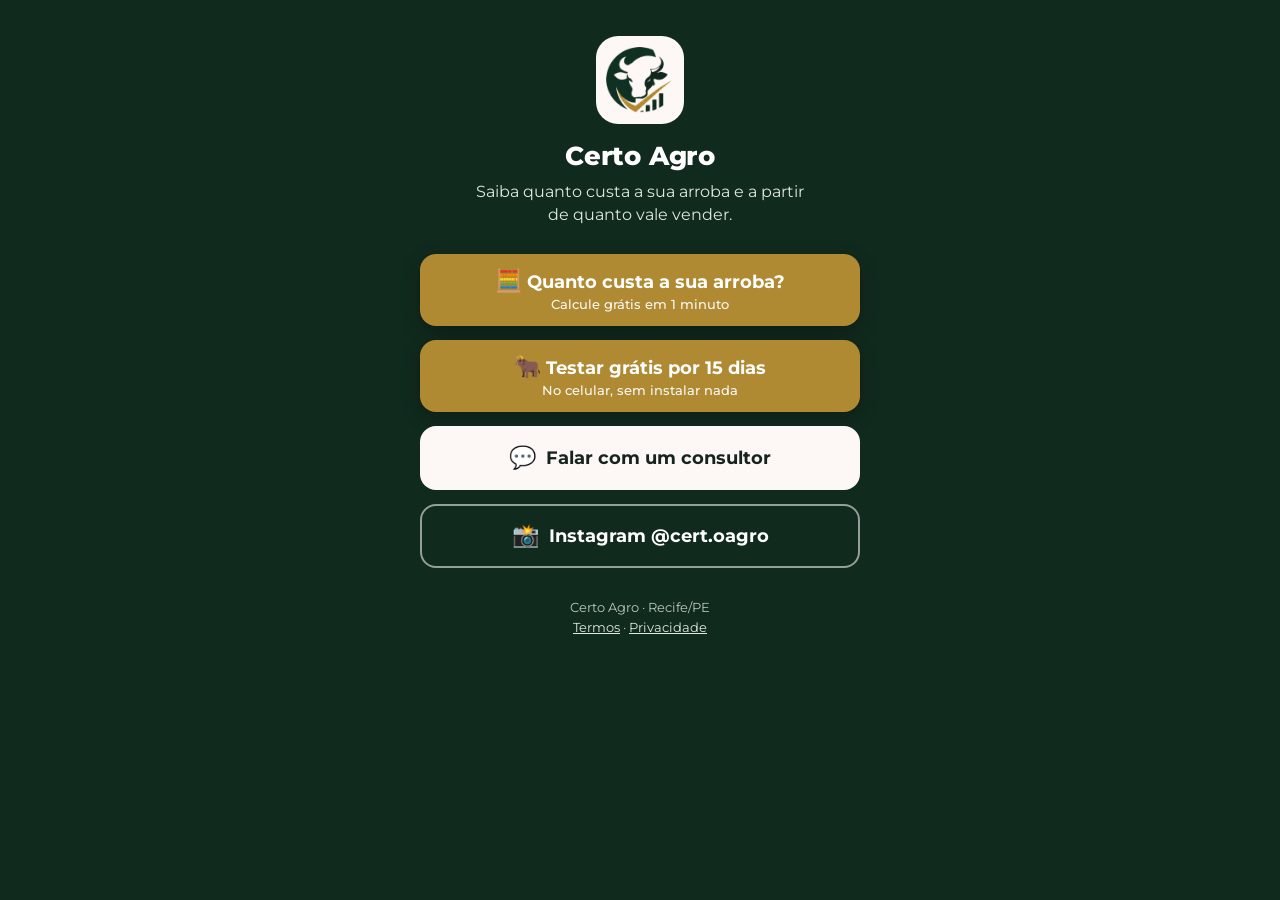
<file: links/index.html>
<!DOCTYPE html>
<html lang="pt-BR">
<head>
<meta charset="UTF-8">
<meta name="viewport" content="width=device-width, initial-scale=1">
<title>Certo Agro — links</title>
<meta name="description" content="Teste grátis por 15 dias do Certo Agro ou fale com um consultor no WhatsApp.">
<meta name="robots" content="noindex">
<meta name="theme-color" content="#112A1E">
<link rel="icon" href="../favicon.ico" sizes="48x48">
<link rel="icon" type="image/png" sizes="96x96" href="../assets/favicon-96.png">
<link rel="icon" type="image/png" href="../assets/favicon.png">
<link rel="apple-touch-icon" href="../assets/apple-touch-icon.png">
<meta property="og:title" content="Certo Agro — controle do custo da sua arroba">
<meta property="og:description" content="Teste grátis por 15 dias ou fale com um consultor.">
<meta property="og:image" content="https://certoagro.com.br/assets/og-image.png">
<link rel="preconnect" href="https://fonts.googleapis.com">
<link rel="preconnect" href="https://fonts.gstatic.com" crossorigin>
<link href="https://fonts.googleapis.com/css2?family=Montserrat:wght@500;700;800&display=swap" rel="stylesheet">
<style>
  :root{--verde:#112A1E;--verde-2:#1b3b2b;--dourado:#B08A33;--dourado-claro:#d4b15a;--bg:#FDF8F5;--texto:#17241D}
  *{box-sizing:border-box;margin:0;padding:0}
  body{font-family:'Montserrat',-apple-system,BlinkMacSystemFont,"Segoe UI",Roboto,sans-serif;
    background:var(--verde);color:#fff;min-height:100vh;min-height:100dvh;
    display:flex;justify-content:center;padding:36px 18px 28px}
  main{width:100%;max-width:440px;display:flex;flex-direction:column;align-items:center;text-align:center}
  .logo{width:88px;height:88px;border-radius:22px;background:var(--bg);padding:10px;object-fit:contain}
  h1{font-size:26px;font-weight:800;margin-top:16px;letter-spacing:-.2px}
  .sub{font-size:16px;line-height:1.45;color:#dfe8e1;margin-top:8px;max-width:340px}
  nav{width:100%;display:flex;flex-direction:column;gap:14px;margin-top:28px}
  a.btn{display:flex;align-items:center;justify-content:center;gap:10px;min-height:64px;padding:14px 18px;
    border-radius:16px;font-size:18px;font-weight:700;text-decoration:none;line-height:1.2;
    transition:transform .12s ease}
  a.btn:active{transform:scale(.98)}
  a.btn:focus-visible{outline:3px solid #fff;outline-offset:3px}
  .primario{background:var(--dourado);color:#fff;box-shadow:0 6px 18px rgba(0,0,0,.28)}
  .primario small{display:block;font-size:13px;font-weight:500;opacity:.95;margin-top:2px}
  .whats{background:var(--bg);color:var(--texto)}
  .insta{background:transparent;color:#fff;border:2px solid rgba(255,255,255,.55)}
  .ico{font-size:22px}
  .cot{width:100%;margin-top:26px;background:rgba(255,255,255,.08);border:1px solid rgba(255,255,255,.18);border-radius:16px;padding:16px 14px 12px}
  .cot[hidden]{display:none}
  .cot h2{font-size:15px;font-weight:700;color:var(--dourado-claro);letter-spacing:.2px}
  .cot ul{list-style:none;display:grid;grid-template-columns:1fr 1fr;gap:10px;margin-top:12px}
  .cot li{background:rgba(0,0,0,.22);border-radius:12px;padding:10px 8px}
  .cot li b{display:block;font-size:13px;font-weight:700;color:#dfe8e1}
  .cot li span{display:block;font-size:22px;font-weight:800;margin-top:2px}
  .cot p{font-size:12px;color:#b9c8bd;margin-top:10px;line-height:1.4}
  footer{margin-top:30px;font-size:13px;color:#b9c8bd;line-height:1.5}
  footer a{color:#dfe8e1}
</style>
</head>
<body>
<main>
  <img class="logo" src="../assets/logo-simbolo.png" alt="Certo Agro">
  <h1>Certo Agro</h1>
  <p class="sub">Saiba quanto custa a sua arroba e a partir de quanto vale vender.</p>
  <nav>
    <a class="btn primario" href="https://certoagro.com.br/lp/?utm_source=instagram&utm_medium=bio&utm_campaign=links&utm_content=calculadora" rel="noopener">
      <span><span class="ico">🧮</span> Quanto custa a sua arroba?<small>Calcule grátis em 1 minuto</small></span>
    </a>
    <a class="btn primario" href="https://certoagro.com.br/?utm_source=instagram&utm_medium=bio&utm_campaign=links" rel="noopener">
      <span><span class="ico">🐂</span> Testar grátis por 15 dias<small>No celular, sem instalar nada</small></span>
    </a>
    <a class="btn whats" href="https://wa.me/5581991923030?text=Oi!%20Vim%20pelo%20Instagram%20do%20Certo%20Agro%20e%20quero%20falar%20com%20um%20consultor." rel="noopener">
      <span class="ico">💬</span> Falar com um consultor
    </a>
    <a class="btn insta" href="https://instagram.com/cert.oagro" rel="noopener">
      <span class="ico">📸</span> Instagram @cert.oagro
    </a>
  </nav>
  <section class="cot" id="cot" hidden aria-label="Cotação da arroba do boi gordo">
    <h2>Arroba do boi gordo</h2>
    <ul id="cot-lista"></ul>
    <p id="cot-fonte"></p>
  </section>
  <footer>Certo Agro · Recife/PE<br><a href="../termos.html">Termos</a> · <a href="../privacidade.html">Privacidade</a></footer>
</main>
<script>
// Cotação pública (função public.cotacao_publica, só leitura, chave anon pública).
// Se falhar ou o dado estiver velho, o bloco simplesmente não aparece.
(function(){
  var URL_='https://zctczffncbtgpmnyxfup.supabase.co/rest/v1/rpc/cotacao_publica';
  var ANON='eyJhbGciOiJIUzI1NiIsInR5cCI6IkpXVCJ9.eyJpc3MiOiJzdXBhYmFzZSIsInJlZiI6InpjdGN6ZmZuY2J0Z3Btbnl4ZnVwIiwicm9sZSI6ImFub24iLCJpYXQiOjE3OTA3MjcwMzgsImV4cCI6MjEwNjMwMzAzOH0.83Cg-lkjP3o7uPpcazf9M1BfzkyqOu7pUVAZOyRsO6Y';
  fetch(URL_,{method:'POST',headers:{apikey:ANON,Authorization:'Bearer '+ANON,'Content-Type':'application/json'},body:'{}'})
    .then(function(r){return r.ok?r.json():[]})
    .then(function(rows){
      if(!Array.isArray(rows)||rows.length<2)return;
      var ul=document.getElementById('cot-lista');
      rows.forEach(function(r){
        var li=document.createElement('li');
        var b=document.createElement('b');b.textContent=(r.praca==='AL'?'AL (ref. PE)':r.praca);
        var v=document.createElement('span');
        v.textContent='R$ '+Number(r.valor_rs).toLocaleString('pt-BR',{minimumFractionDigits:2,maximumFractionDigits:2});
        li.appendChild(b);li.appendChild(v);ul.appendChild(li);
      });
      var d=rows[0].data.split('-');
      document.getElementById('cot-fonte').textContent='Cotação de '+d[2]+'/'+d[1]+'/'+d[0]+' · '+rows[0].fonte+' · R$ por arroba';
      document.getElementById('cot').hidden=false;
    }).catch(function(){});
})();
</script>
</body>
</html>
</file>
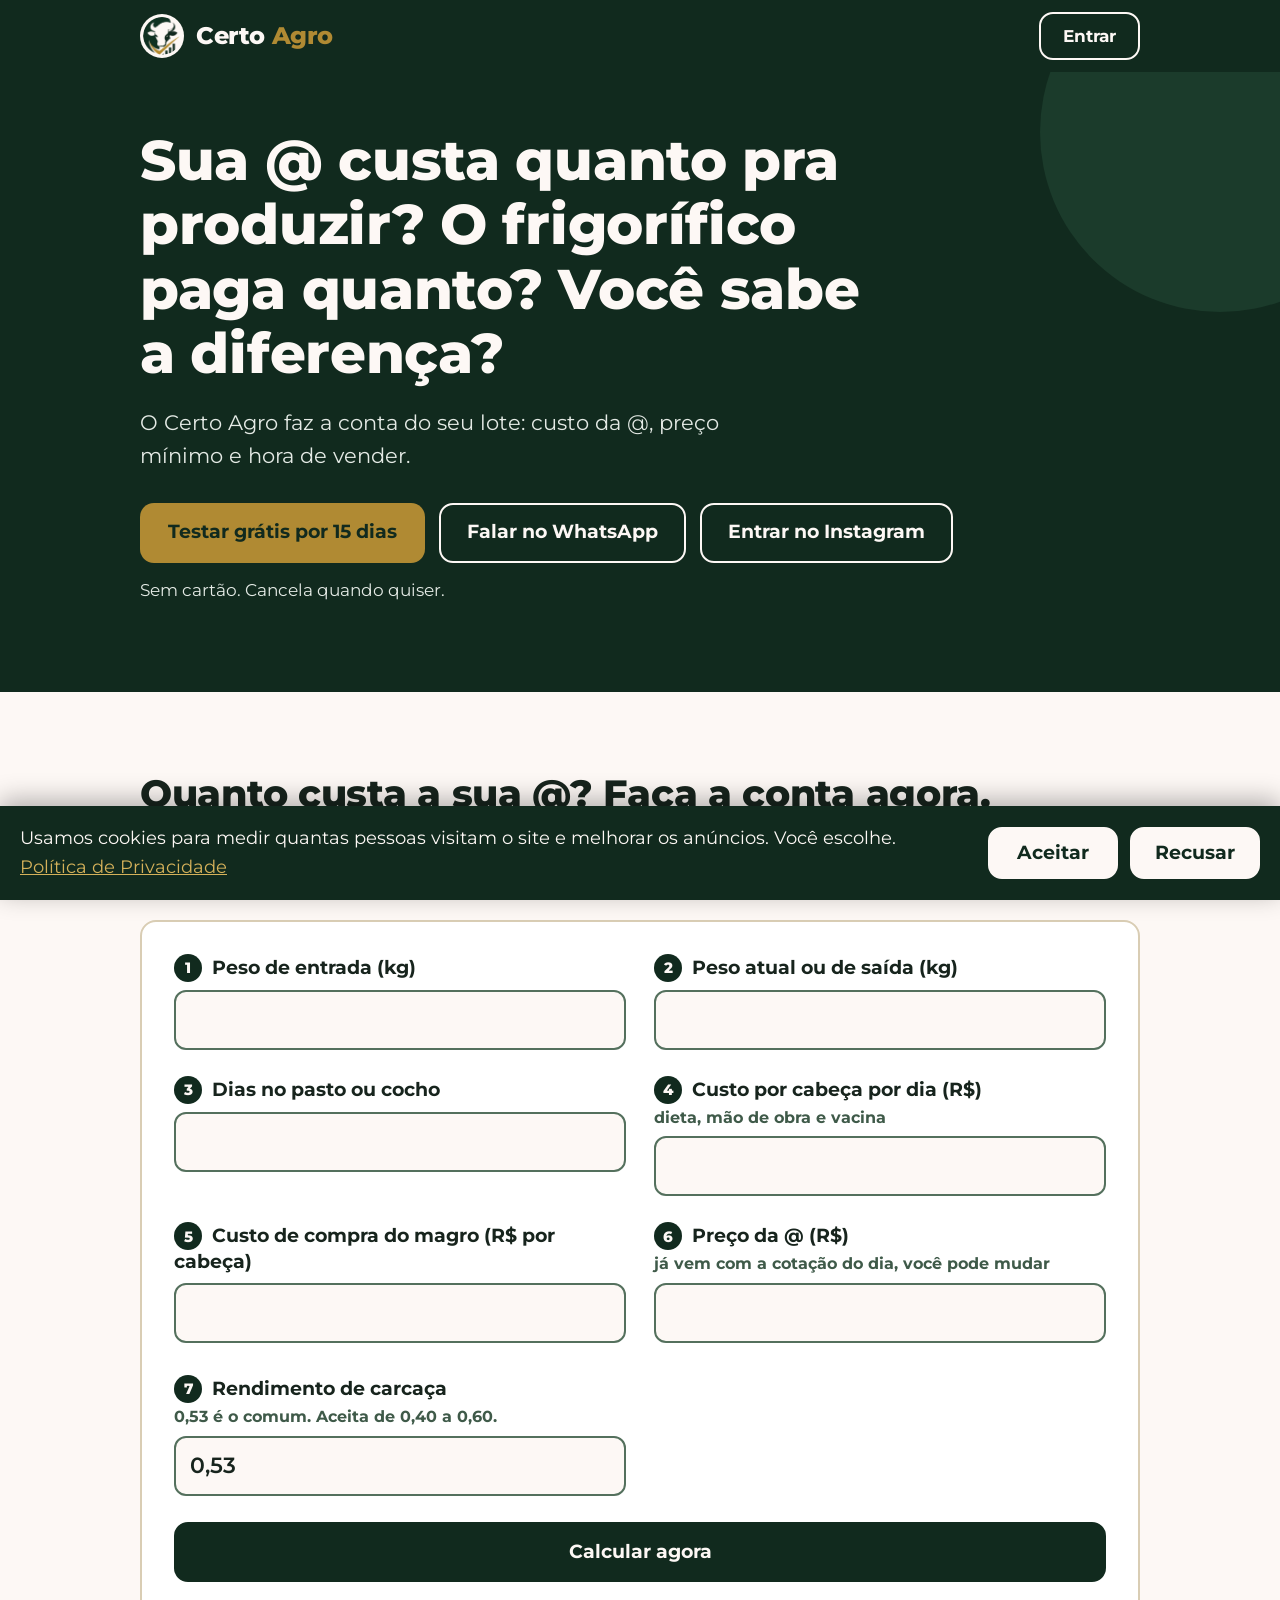
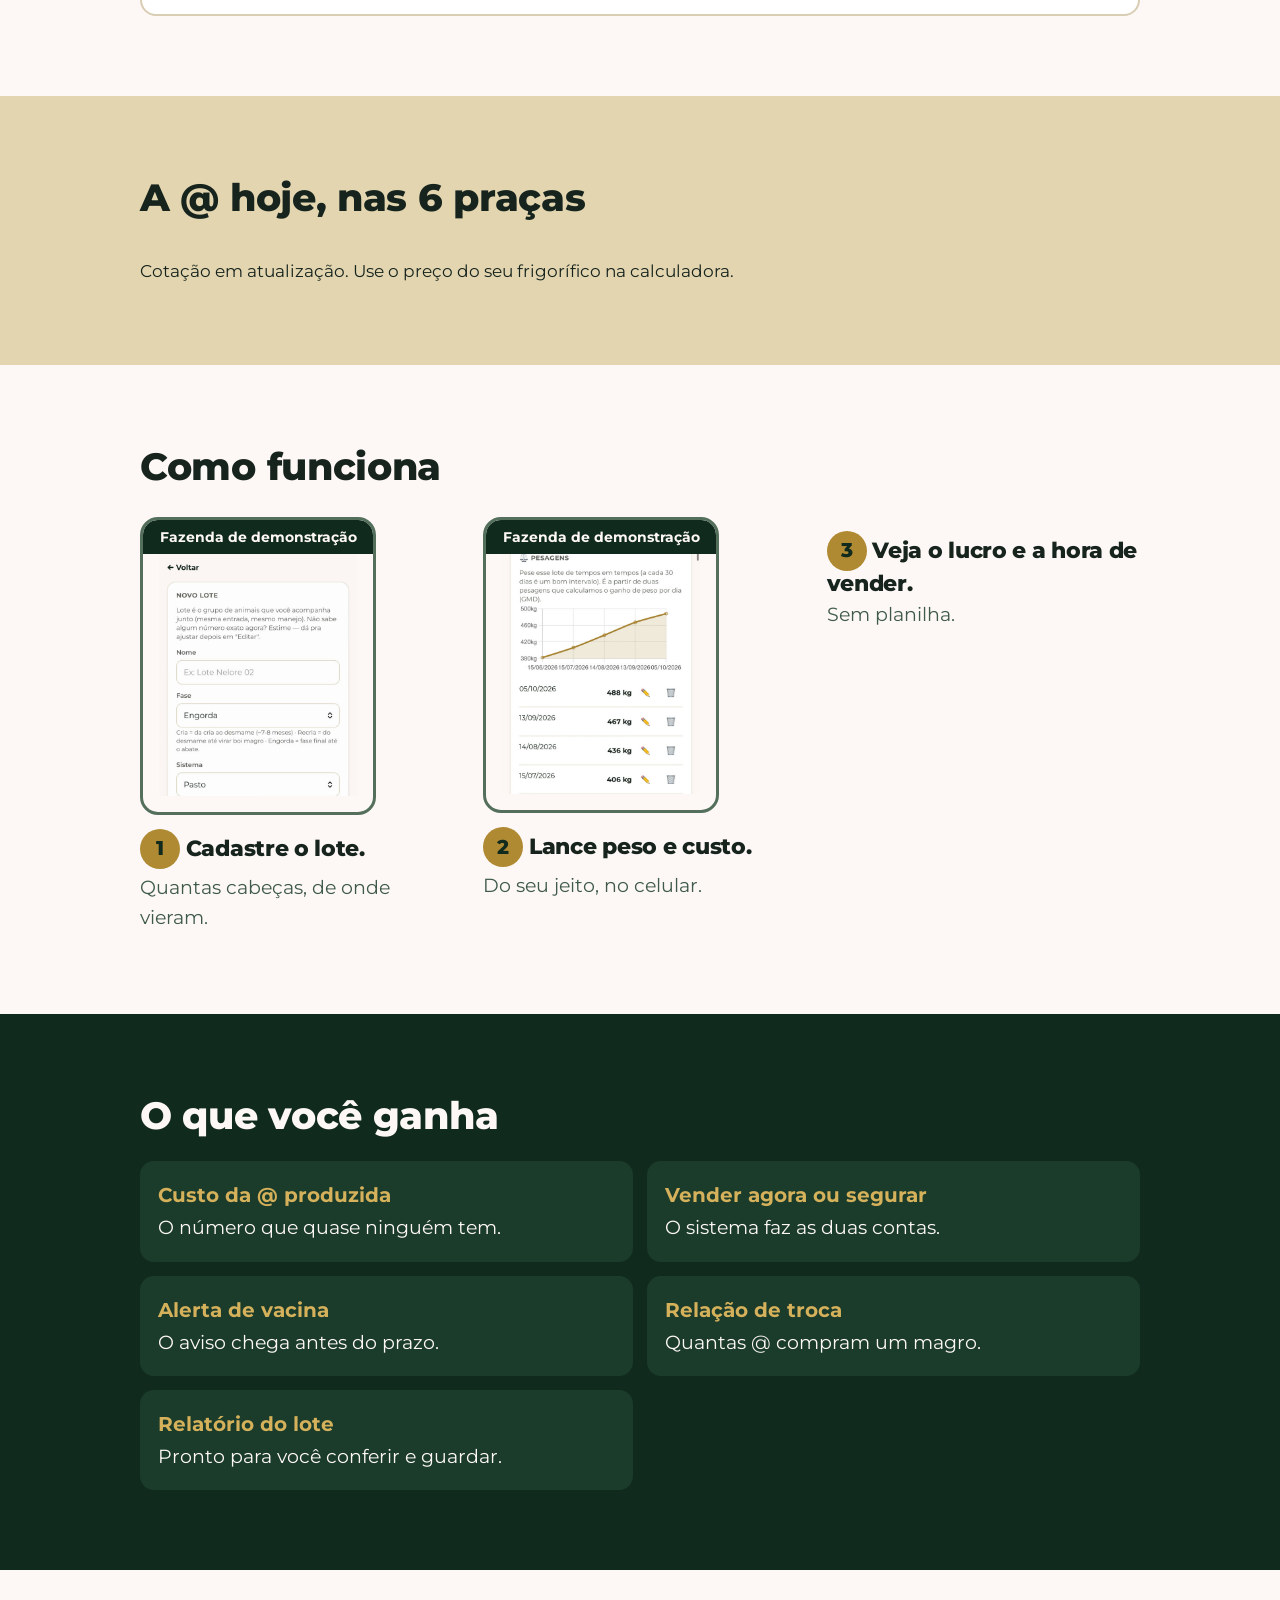
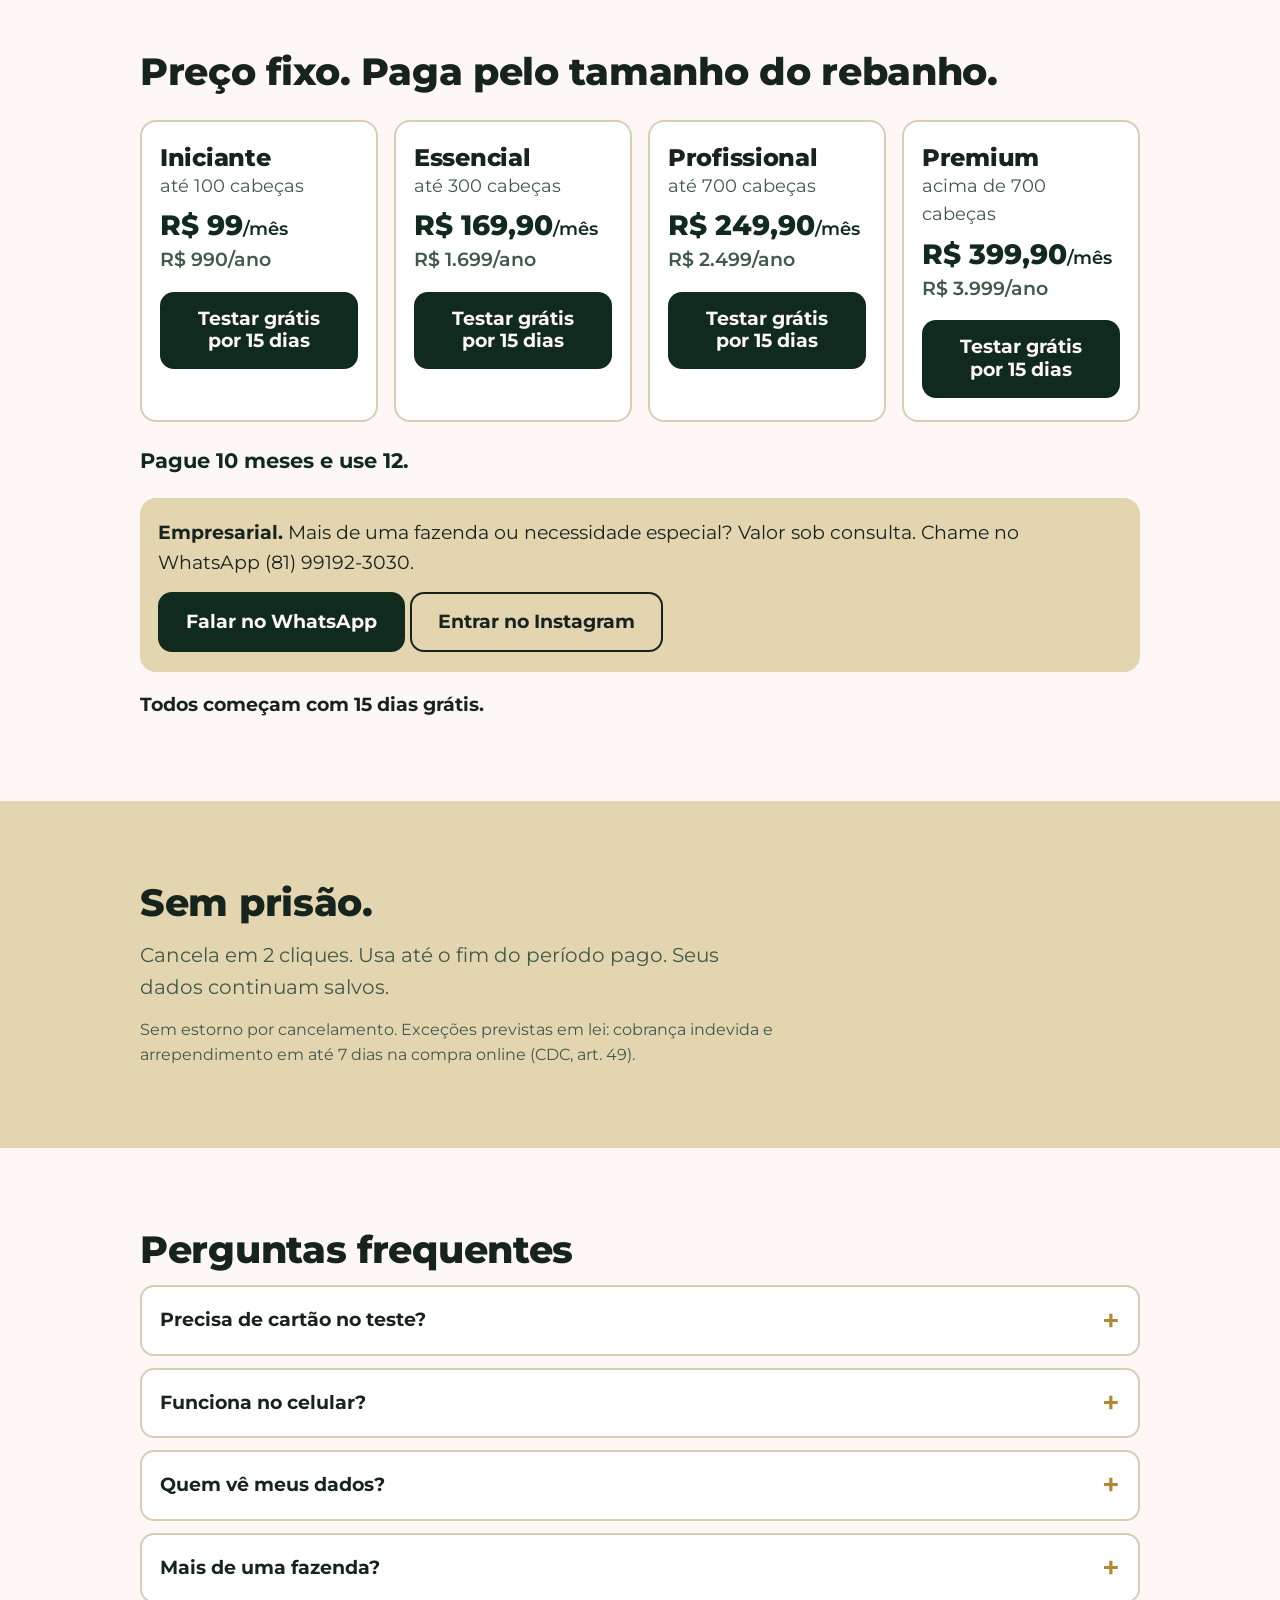
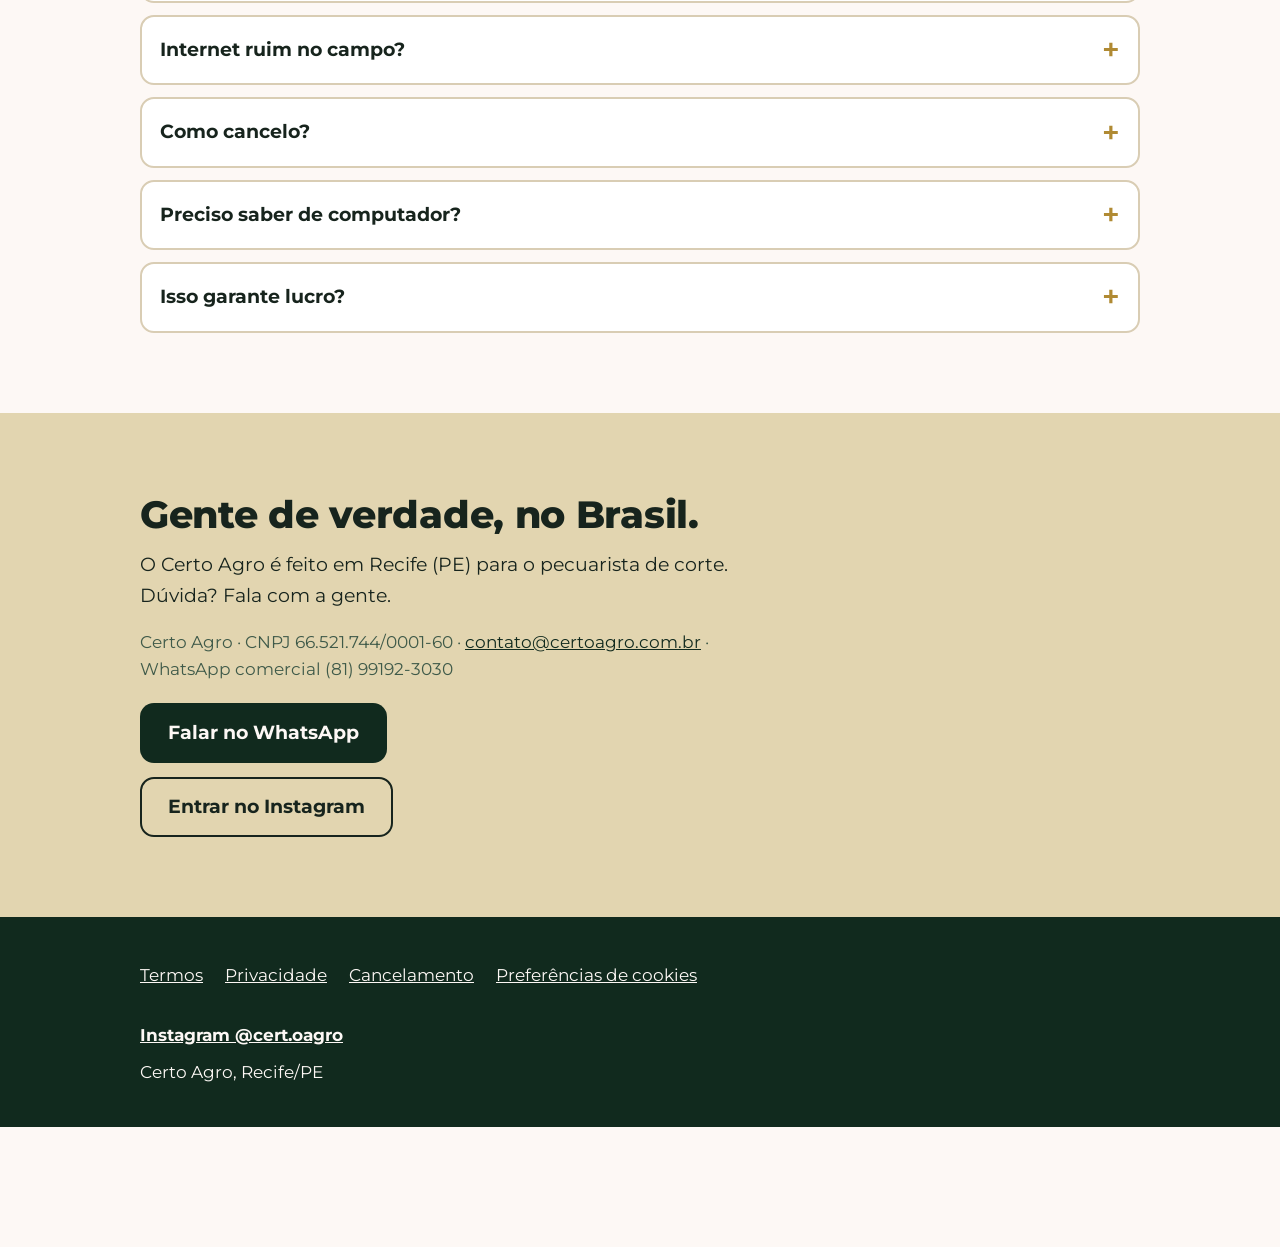
<file: lp/index.html>
<!DOCTYPE html>
<html lang="pt-BR">
<head>
<meta charset="UTF-8">
<meta name="viewport" content="width=device-width, initial-scale=1">
<title>Certo Agro: quanto custa a sua arroba? Teste grátis 15 dias</title>
<meta name="description" content="Calcule o custo da @ produzida, o preço mínimo de venda e a margem do lote. App de gestão de pecuária de corte. Teste grátis por 15 dias.">
<link rel="canonical" href="https://certoagro.com.br/lp/">
<meta name="robots" content="index,follow">
<meta name="theme-color" content="#112A1E">
<meta property="og:type" content="website">
<meta property="og:site_name" content="Certo Agro">
<meta property="og:locale" content="pt_BR">
<meta property="og:title" content="Certo Agro: quanto custa a sua arroba? Teste grátis 15 dias">
<meta property="og:description" content="Calcule o custo da @ produzida, o preço mínimo de venda e a margem do lote. App de gestão de pecuária de corte. Teste grátis por 15 dias.">
<meta property="og:url" content="https://certoagro.com.br/lp/">
<meta property="og:image" content="https://certoagro.com.br/assets/og-image.png">
<meta property="og:image:width" content="1200">
<meta property="og:image:height" content="630">
<meta property="og:image:alt" content="Certo Agro, gestão de pecuária de corte">
<meta name="twitter:card" content="summary_large_image">
<meta name="twitter:title" content="Certo Agro: quanto custa a sua arroba? Teste grátis 15 dias">
<meta name="twitter:description" content="Calcule o custo da @ produzida, o preço mínimo de venda e a margem do lote. App de gestão de pecuária de corte. Teste grátis por 15 dias.">
<meta name="twitter:image" content="https://certoagro.com.br/assets/og-image.png">
<link rel="icon" href="../favicon.ico" sizes="48x48">
<link rel="icon" type="image/png" sizes="96x96" href="../assets/favicon-96.png">
<link rel="icon" type="image/png" href="../assets/favicon.png">
<link rel="apple-touch-icon" href="../assets/apple-touch-icon.png">


<script type="application/ld+json">
{
 "@context": "https://schema.org",
 "@graph": [
  {
   "@type": "Organization",
   "@id": "https://certoagro.com.br/#org",
   "name": "Certo Agro",
   "url": "https://certoagro.com.br/",
   "logo": "https://certoagro.com.br/assets/icon-512.png",
   "email": "contato@certoagro.com.br"
  },
  {
   "@type": "WebSite",
   "@id": "https://certoagro.com.br/#site",
   "url": "https://certoagro.com.br/",
   "name": "Certo Agro",
   "inLanguage": "pt-BR",
   "publisher": { "@id": "https://certoagro.com.br/#org" }
  },
  {
   "@type": "SoftwareApplication",
   "name": "Certo Agro",
   "url": "https://certoagro.com.br/",
   "applicationCategory": "BusinessApplication",
   "operatingSystem": "Web",
   "inLanguage": "pt-BR",
   "description": "Sistema de gestão para pecuária de corte: custo da arroba produzida, lucro por lote, simulador de vender ou segurar e cotação da @ por praça. Teste grátis por 15 dias.",
   "publisher": { "@id": "https://certoagro.com.br/#org" }
  }
 ]
}
</script>

<link rel="preconnect" href="https://fonts.googleapis.com">
<link rel="preconnect" href="https://fonts.gstatic.com" crossorigin>
<link href="https://fonts.googleapis.com/css2?family=Montserrat:wght@400;600;700;800&display=swap" rel="stylesheet">
<link rel="stylesheet" href="../assets/landing.css">
</head>
<body>
<a class="pular" href="#conteudo">Ir para o conteúdo</a>

<header class="topo">
  <div class="wrap">
    <a class="marca" href="/lp/" aria-label="Certo Agro, página inicial">
      <img src="../assets/logo-simbolo.png" alt="" width="44" height="44">
      <span><span>Certo</span> <span class="agro">Agro</span></span>
    </a>
    <a class="btn btn--linha" href="/" data-app>Entrar</a>
  </div>
</header>

<main id="conteudo">

  <!-- 1. HERO -->
  <section class="hero escuro" aria-labelledby="hero-titulo">
    <div class="wrap">
      <!-- Titulo A (padrao). Alternativas para teste A/B:
           B: "Boi bonito não é lucro certo. Descubra o que sua @ custa."
           C: "Quanto custa a sua arroba? Em 1 minuto você sabe." -->
      <h1 id="hero-titulo">Sua @ custa quanto pra produzir? O frigorífico paga quanto? Você sabe a diferença?</h1>
      <p class="apoio">O Certo Agro faz a conta do seu lote: custo da @, preço mínimo e hora de vender.</p>
      <div class="hero__acoes">
        <a class="btn btn--ouro" href="/" data-app data-teste="hero">Testar grátis por 15 dias</a>
        <a class="btn btn--linha" href="https://wa.me/5581991923030" data-wa rel="noopener">Falar no WhatsApp</a>
        <a class="btn btn--linha" href="https://www.instagram.com/cert.oagro/" target="_blank" rel="noopener noreferrer" aria-label="Entrar no Instagram do Certo Agro, @cert.oagro (abre em nova aba)">Entrar no Instagram</a>
      </div>
      <p class="hero__nota">Sem cartão. Cancela quando quiser.</p><!-- [confirmar] -->
    </div>
  </section>

  <!-- 3. CALCULADORA -->
  <section class="calc" id="calculadora" aria-labelledby="calc-titulo">
    <div class="wrap">
      <h2 id="calc-titulo">Quanto custa a sua @? Faça a conta agora.</h2>
      <p class="lead">Digite 7 números do seu lote. O resultado aparece na hora. Não precisa de conta e nada fica salvo.</p>

      <form class="calc__caixa" id="calc-form" novalidate autocomplete="off">
        <div class="campos">
          <div class="campo">
            <label for="c-pesoEntrada">Peso de entrada (kg)</label>
            <input id="c-pesoEntrada" name="pesoEntrada" type="text" inputmode="decimal" aria-describedby="e-pesoEntrada">
            <p class="erro" id="e-pesoEntrada" role="alert"></p>
          </div>
          <div class="campo">
            <label for="c-pesoSaida">Peso atual ou de saída (kg)</label>
            <input id="c-pesoSaida" name="pesoSaida" type="text" inputmode="decimal" aria-describedby="e-pesoSaida">
            <p class="erro" id="e-pesoSaida" role="alert"></p>
          </div>
          <div class="campo">
            <label for="c-dias">Dias no pasto ou cocho</label>
            <input id="c-dias" name="dias" type="text" inputmode="numeric" aria-describedby="e-dias">
            <p class="erro" id="e-dias" role="alert"></p>
          </div>
          <div class="campo">
            <label for="c-custoDia">Custo por cabeça por dia (R$)<span class="dica">dieta, mão de obra e vacina</span></label>
            <input id="c-custoDia" name="custoDia" type="text" inputmode="decimal" aria-describedby="e-custoDia">
            <p class="erro" id="e-custoDia" role="alert"></p>
          </div>
          <div class="campo">
            <label for="c-custoCompra">Custo de compra do magro (R$ por cabeça)</label>
            <input id="c-custoCompra" name="custoCompra" type="text" inputmode="decimal" aria-describedby="e-custoCompra">
            <p class="erro" id="e-custoCompra" role="alert"></p>
          </div>
          <div class="campo">
            <label for="c-precoArroba">Preço da @ (R$)<span class="dica">já vem com a cotação do dia, você pode mudar</span></label>
            <input id="c-precoArroba" name="precoArroba" type="text" inputmode="decimal" aria-describedby="e-precoArroba dica-praca">
            <p class="dica" id="dica-praca" style="font-size:16px;color:var(--suave);margin-top:6px" hidden></p>
            <div class="chips" id="chips-praca" role="group" aria-label="Usar a cotação de uma praça" hidden></div>
            <p class="erro" id="e-precoArroba" role="alert"></p>
          </div>
          <div class="campo">
            <label for="c-rendimento">Rendimento de carcaça<span class="dica">0,53 é o comum. Aceita de 0,40 a 0,60.</span></label>
            <input id="c-rendimento" name="rendimento" type="text" inputmode="decimal" value="0,53" aria-describedby="e-rendimento">
            <p class="erro" id="e-rendimento" role="alert"></p>
          </div>
        </div>
        <div class="calc__acao">
          <button class="btn btn--verde btn--bloco" type="submit">Calcular agora</button>
        </div>

        <div class="resultado" id="resultado" hidden aria-live="polite" tabindex="-1">
          <dl>
            <div class="item"><dt>Ganho por dia</dt><dd id="r-gmd"></dd></div>
            <div class="item"><dt>Arrobas do boi pronto</dt><dd id="r-arrobas"></dd></div>
            <div class="item"><dt>Custo da @ produzida</dt><dd id="r-custoArroba"></dd></div>
            <div class="item"><dt>Custo total por cabeça</dt><dd id="r-custoCabeca"></dd></div>
            <div class="item"><dt>Preço mínimo da @ para não perder</dt><dd id="r-precoMinimo"></dd></div>
            <div class="item item--destaque"><dt>Margem por cabeça</dt><dd id="r-margem"></dd></div>
          </dl>
          <a class="btn btn--ouro btn--bloco" id="salvar-lote" href="/" data-app>Salvar esse lote no meu app (grátis)</a>
          <p class="nota">Conta de exemplo com os números que você digitou. Não é promessa de lucro.</p>
        </div>
      </form>
    </div>
  </section>

  <!-- 4. COTACAO AO VIVO -->
  <section class="cotacao" id="cotacao" aria-labelledby="cot-titulo">
    <div class="wrap">
      <h2 id="cot-titulo">A @ hoje, nas 6 praças</h2>
      <ul class="cot-lista" id="cot-lista" hidden></ul>
      <p class="cot-fonte" id="cot-fonte">Cotação em atualização. Use o preço do seu frigorífico na calculadora.</p>
    </div>
  </section>

  <!-- 5. COMO FUNCIONA -->
  <section id="como-funciona" aria-labelledby="como-titulo">
    <div class="wrap">
      <h2 id="como-titulo">Como funciona</h2>
      <ol class="passos">
        <li class="passo">
          <div class="tela tela--img"><span class="tarja">Fazenda de demonstração</span><img src="../assets/tela-1-novo-lote.jpg" alt="Tela do Certo Agro: formulário de novo lote com nome, fase e sistema" width="600" height="746" loading="lazy" decoding="async"></div>
          <h3><span class="passo__n">1</span> Cadastre o lote.</h3>
          <p>Quantas cabeças, de onde vieram.</p>
        </li>
        <li class="passo">
          <div class="tela tela--img"><span class="tarja">Fazenda de demonstração</span><img src="../assets/tela-2-pesagens.jpg" alt="Tela do Certo Agro: gráfico de pesagens do lote, de 382 kg a 488 kg" width="600" height="742" loading="lazy" decoding="async"></div>
          <h3><span class="passo__n">2</span> Lance peso e custo.</h3>
          <p>Do seu jeito, no celular.</p>
        </li>
        <li class="passo">
          <!-- TODO-tela-3: print ATUAL do app (Santa Helena) com lucro e preço mínimo corretos. Não usar o vídeo de 06/10: os cards de lucro dele estão com número errado. -->
          <h3><span class="passo__n">3</span> Veja o lucro e a hora de vender.</h3>
          <p>Sem planilha.</p>
        </li>
      </ol>
    </div>
  </section>

  <!-- 6. O QUE VOCE GANHA -->
  <section class="ganhos escuro" aria-labelledby="ganha-titulo">
    <div class="wrap">
      <h2 id="ganha-titulo">O que você ganha</h2>
      <ul>
        <li><b>Custo da @ produzida</b>O número que quase ninguém tem.</li>
        <li><b>Vender agora ou segurar</b>O sistema faz as duas contas.</li>
        <li><b>Alerta de vacina</b>O aviso chega antes do prazo.</li>
        <li><b>Relação de troca</b>Quantas @ compram um magro.</li>
        <li><b>Relatório do lote</b>Pronto para você conferir e guardar.</li>
      </ul>
    </div>
  </section>

  <!-- 7. PRECOS (fixos no HTML; conferidos contra plano_faixa pela rotina das 23h) -->
  <section id="precos" aria-labelledby="precos-titulo">
    <div class="wrap">
      <h2 id="precos-titulo">Preço fixo. Paga pelo tamanho do rebanho.</h2>
      <ul class="planos">
        <li class="plano">
          <h3>Iniciante</h3>
          <p class="ate">até 100 cabeças</p>
          <p class="mes">R$ 99<small>/mês</small></p>
          <p class="ano">R$ 990/ano</p>
          <a class="btn btn--verde btn--bloco" href="/" data-app data-teste="iniciante">Testar grátis por 15 dias</a>
        </li>
        <li class="plano">
          <h3>Essencial</h3>
          <p class="ate">até 300 cabeças</p>
          <p class="mes">R$ 169,90<small>/mês</small></p>
          <p class="ano">R$ 1.699/ano</p>
          <a class="btn btn--verde btn--bloco" href="/" data-app data-teste="essencial">Testar grátis por 15 dias</a>
        </li>
        <li class="plano">
          <h3>Profissional</h3>
          <p class="ate">até 700 cabeças</p>
          <p class="mes">R$ 249,90<small>/mês</small></p>
          <p class="ano">R$ 2.499/ano</p>
          <a class="btn btn--verde btn--bloco" href="/" data-app data-teste="profissional">Testar grátis por 15 dias</a>
        </li>
        <li class="plano">
          <h3>Premium</h3>
          <p class="ate">acima de 700 cabeças</p>
          <p class="mes">R$ 399,90<small>/mês</small></p>
          <p class="ano">R$ 3.999/ano</p>
          <a class="btn btn--verde btn--bloco" href="/" data-app data-teste="premium">Testar grátis por 15 dias</a>
        </li>
      </ul>
      <p class="preco-nota">Pague 10 meses e use 12.</p>
      <div class="empresarial">
        <p><strong>Empresarial.</strong> Mais de uma fazenda ou necessidade especial? Valor sob consulta. Chame no WhatsApp (81) 99192-3030.</p>
        <a class="btn btn--verde" href="https://wa.me/5581991923030" data-wa rel="noopener">Falar no WhatsApp</a>
        <a class="btn btn--linha" href="https://www.instagram.com/cert.oagro/" target="_blank" rel="noopener noreferrer" aria-label="Entrar no Instagram do Certo Agro, @cert.oagro (abre em nova aba)">Entrar no Instagram</a>
      </div>
      <p class="todos">Todos começam com 15 dias grátis.</p>
    </div>
  </section>

  <!-- 8. GARANTIA -->
  <section class="garantia" aria-labelledby="garantia-titulo">
    <div class="wrap">
      <h2 id="garantia-titulo">Sem prisão.</h2>
      <p class="lead">Cancela em 2 cliques. Usa até o fim do período pago. Seus dados continuam salvos.</p>
      <p class="miudo">Sem estorno por cancelamento. Exceções previstas em lei: cobrança indevida e arrependimento em até 7 dias na compra online (CDC, art. 49).</p>
    </div>
  </section>

  <!-- 9. FAQ -->
  <section id="perguntas" aria-labelledby="faq-titulo">
    <div class="wrap">
      <h2 id="faq-titulo">Perguntas frequentes</h2>
      <details>
        <summary>Precisa de cartão no teste?</summary>
        <p>Não. O teste de 15 dias não pede cartão.</p><!-- [confirmar] -->
      </details>
      <details>
        <summary>Funciona no celular?</summary>
        <p>Funciona. Foi feito para o celular, direto no navegador, sem baixar loja de aplicativo.</p>
      </details>
      <details>
        <summary>Quem vê meus dados?</summary>
        <p>Só você. Os números do seu lote não são vendidos nem divulgados. Detalhes na <a href="/privacidade.html">Política de Privacidade</a>.</p><!-- [confirmar] -->
      </details>
      <details>
        <summary>Mais de uma fazenda?</summary>
        <p>Para isso existe o plano Empresarial. Chame no WhatsApp (81) 99192-3030 e a gente monta o valor.</p>
      </details>
      <details>
        <summary>Internet ruim no campo?</summary>
        <p>Você precisa de sinal para abrir e salvar. Lance os números quando chegar onde pega.</p><!-- [confirmar se funciona offline] -->
      </details>
      <details>
        <summary>Como cancelo?</summary>
        <p>Em 2 cliques, dentro do app. Você usa até o fim do período pago e seus dados continuam salvos.</p>
      </details>
      <details>
        <summary>Preciso saber de computador?</summary>
        <p>Não. Se você usa WhatsApp, usa o Certo Agro. Digita peso e custo, o resto é conta que o sistema faz. Se travar, chama no WhatsApp.</p>
      </details>
      <details>
        <summary>Isso garante lucro?</summary>
        <p>Não. O Certo Agro mostra a conta do seu lote. A decisão é sua.</p>
      </details>
    </div>
  </section>

  <!-- 10. QUEM SOMOS -->
  <section class="quem" aria-labelledby="quem-titulo" style="background:var(--areia)">
    <div class="wrap">
      <h2 id="quem-titulo">Gente de verdade, no Brasil.</h2>
      <p>O Certo Agro é feito em Recife (PE) para o pecuarista de corte. Dúvida? Fala com a gente.</p>
      <p class="dados">Certo Agro · CNPJ 66.521.744/0001-60 · <a href="mailto:contato@certoagro.com.br">contato@certoagro.com.br</a> · WhatsApp comercial (81) 99192-3030</p>
      <p style="margin-top:20px"><a class="btn btn--verde" href="https://wa.me/5581991923030" data-wa rel="noopener">Falar no WhatsApp</a></p>
      <p style="margin-top:14px"><a class="btn btn--linha" href="https://www.instagram.com/cert.oagro/" target="_blank" rel="noopener noreferrer" aria-label="Entrar no Instagram do Certo Agro, @cert.oagro (abre em nova aba)">Entrar no Instagram</a></p>
    </div>
  </section>
</main>

<!-- 11. RODAPE -->
<footer>
  <div class="wrap">
    <nav aria-label="Páginas legais">
      <a href="/termos.html">Termos</a>
      <a href="/privacidade.html">Privacidade</a>
      <a href="/cancelamento.html">Cancelamento</a>
      <button type="button" class="link" id="prefs-cookies">Preferências de cookies</button>
    </nav>
    <p class="insta"><a href="https://www.instagram.com/cert.oagro/" target="_blank" rel="noopener noreferrer" aria-label="Certo Agro no Instagram, @cert.oagro (abre em nova aba)">Instagram @cert.oagro</a></p>
    <p>Certo Agro, Recife/PE</p>
  </div>
</footer>

<script src="../assets/calc.js"></script>
<script src="../assets/track.js"></script>
<script src="../assets/landing.js"></script>
</body>
</html>
</file>
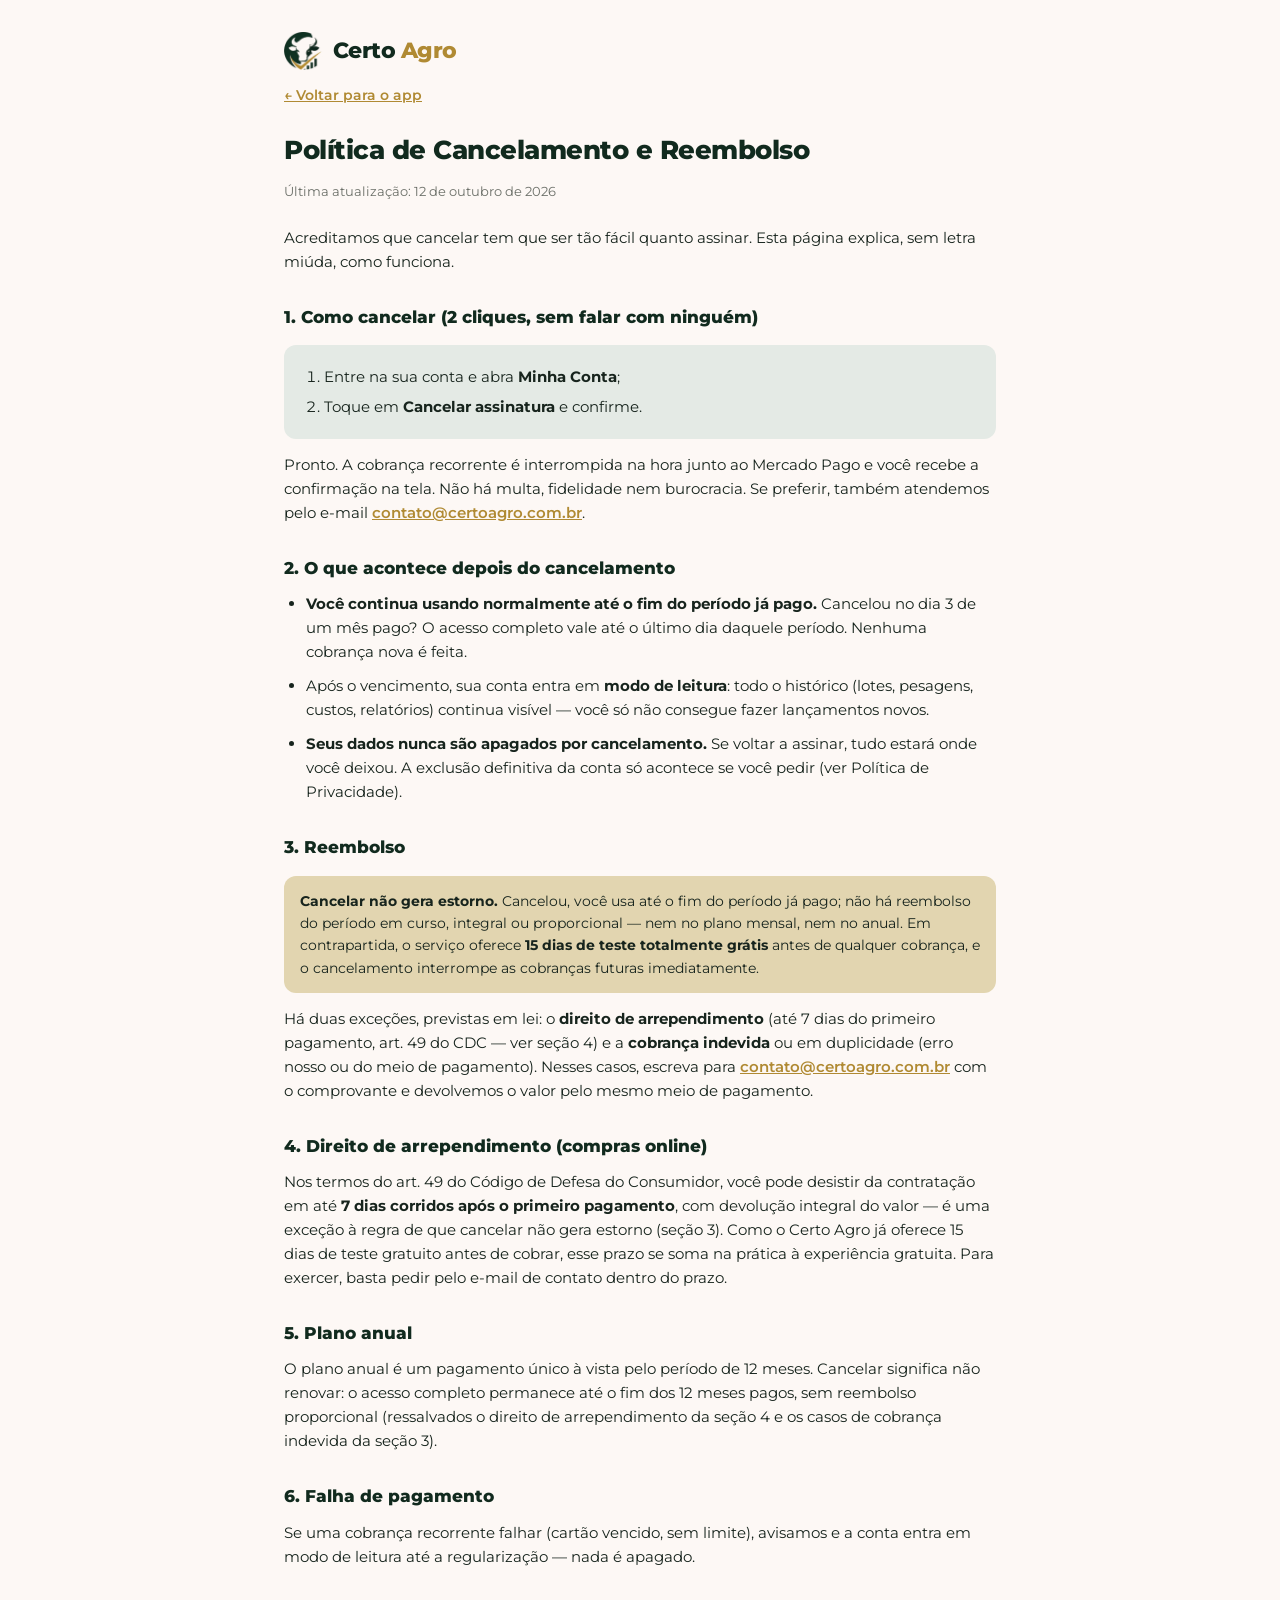
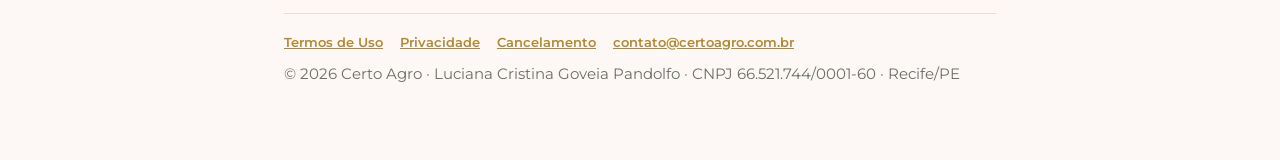
<file: cancelamento.html>
<!DOCTYPE html>
<html lang="pt-BR">
<head>
<meta charset="UTF-8" />
<meta name="viewport" content="width=device-width, initial-scale=1.0" />
<title>Política de Cancelamento e Reembolso — Certo Agro</title>
<meta name="description" content="Como cancelar sua assinatura do Certo Agro, até quando você usa o sistema e em que casos há reembolso." />
<meta name="robots" content="index,follow" />
<link rel="canonical" href="https://certoagro.com.br/cancelamento.html" />
<meta property="og:type" content="website" />
<meta property="og:site_name" content="Certo Agro" />
<meta property="og:locale" content="pt_BR" />
<meta property="og:title" content="Política de Cancelamento e Reembolso — Certo Agro" />
<meta property="og:description" content="Como cancelar sua assinatura do Certo Agro, até quando você usa o sistema e em que casos há reembolso." />
<meta property="og:url" content="https://certoagro.com.br/cancelamento.html" />
<meta property="og:image" content="https://certoagro.com.br/assets/og-image.png" />
<meta property="og:image:width" content="1200" />
<meta property="og:image:height" content="630" />
<meta property="og:image:alt" content="Certo Agro — gestão de pecuária de corte" />
<meta name="twitter:card" content="summary_large_image" />
<meta name="twitter:title" content="Política de Cancelamento e Reembolso — Certo Agro" />
<meta name="twitter:description" content="Como cancelar sua assinatura do Certo Agro, até quando você usa o sistema e em que casos há reembolso." />
<meta name="twitter:image" content="https://certoagro.com.br/assets/og-image.png" />
<meta name="theme-color" content="#112A1E" />

<link rel="icon" type="image/png" href="assets/favicon.png" />
<link rel="preconnect" href="https://fonts.googleapis.com">
<link rel="preconnect" href="https://fonts.gstatic.com" crossorigin>
<link href="https://fonts.googleapis.com/css2?family=Montserrat:wght@400;600;700;800&display=swap" rel="stylesheet">
<style>
  :root{
    --verde:#112A1E; --verde-claro:#54705D; --verde-suave:#E4EAE5;
    --terra:#B08A33; --bg:#FDF8F5; --card:#ffffff;
    --texto:#17241D; --cinza:#6b6f68; --linha:#E6DFCE;
    --dourado:#B08A33; --areia:#E2D5B0; --vermelho:#b91c1c;
  }
  *{box-sizing:border-box;margin:0;padding:0}
  body{font-family:'Montserrat',-apple-system,BlinkMacSystemFont,"Segoe UI",Roboto,sans-serif;
    background:var(--bg);color:var(--texto);line-height:1.6;-webkit-font-smoothing:antialiased}
  .wrap{max-width:760px;margin:0 auto;padding:32px 24px 64px}
  header{display:flex;align-items:center;gap:10px;margin-bottom:8px}
  header img{height:38px}
  header .logo{font-weight:800;font-size:22px;letter-spacing:-.5px}
  header .logo .c{color:var(--verde)} header .logo .a{color:var(--dourado)}
  h1{font-size:26px;font-weight:800;color:var(--verde);letter-spacing:-.5px;margin:22px 0 4px}
  .atualizacao{font-size:13px;color:var(--cinza);margin-bottom:24px}
  h2{font-size:17px;font-weight:800;color:var(--verde);margin:30px 0 8px}
  p, li{font-size:15px;margin:10px 0}
  ul, ol{padding-left:22px}
  a{color:var(--terra);font-weight:600}
  .destaque{background:var(--areia);border-radius:12px;padding:14px 16px;margin:14px 0;font-size:14px}
  .passos{background:var(--verde-suave);border-radius:12px;padding:14px 18px;margin:14px 0}
  .passos li{margin:6px 0}
  .rodape{margin-top:44px;padding-top:18px;border-top:1px solid var(--linha);font-size:13px;color:var(--cinza)}
  .rodape a{margin-right:14px}
  .voltar{display:inline-block;margin-top:6px;font-size:14px}
</style>
</head>
<body>
<div class="wrap">
  <header>
    <img src="assets/logo-simbolo.png" alt="" />
    <span class="logo"><span class="c">Certo</span> <span class="a">Agro</span></span>
  </header>
  <a class="voltar" href="/app/">← Voltar para o app</a>

  <h1>Política de Cancelamento e Reembolso</h1>
  <p class="atualizacao">Última atualização: 12 de outubro de 2026</p>

  <p>Acreditamos que cancelar tem que ser tão fácil quanto assinar. Esta página
  explica, sem letra miúda, como funciona.</p>

  <h2>1. Como cancelar (2 cliques, sem falar com ninguém)</h2>
  <div class="passos">
    <ol>
      <li>Entre na sua conta e abra <strong>Minha Conta</strong>;</li>
      <li>Toque em <strong>Cancelar assinatura</strong> e confirme.</li>
    </ol>
  </div>
  <p>Pronto. A cobrança recorrente é interrompida na hora junto ao Mercado Pago e você
  recebe a confirmação na tela. Não há multa, fidelidade nem burocracia. Se preferir,
  também atendemos pelo e-mail
  <a href="mailto:contato@certoagro.com.br">contato@certoagro.com.br</a>.</p>

  <h2>2. O que acontece depois do cancelamento</h2>
  <ul>
    <li><strong>Você continua usando normalmente até o fim do período já pago.</strong>
    Cancelou no dia 3 de um mês pago? O acesso completo vale até o último dia daquele
    período. Nenhuma cobrança nova é feita.</li>
    <li>Após o vencimento, sua conta entra em <strong>modo de leitura</strong>: todo o
    histórico (lotes, pesagens, custos, relatórios) continua visível — você só não
    consegue fazer lançamentos novos.</li>
    <li><strong>Seus dados nunca são apagados por cancelamento.</strong> Se voltar a
    assinar, tudo estará onde você deixou. A exclusão definitiva da conta só acontece
    se você pedir (ver Política de Privacidade).</li>
  </ul>

  <h2>3. Reembolso</h2>
  <div class="destaque">
    <strong>Cancelar não gera estorno.</strong> Cancelou, você usa até o fim do
    período já pago; não há reembolso do período em curso, integral ou proporcional —
    nem no plano mensal, nem no anual. Em contrapartida, o serviço oferece
    <strong>15 dias de teste totalmente grátis</strong> antes de qualquer cobrança, e o
    cancelamento interrompe as cobranças futuras imediatamente.
  </div>
  <p>Há duas exceções, previstas em lei: o <strong>direito de arrependimento</strong>
  (até 7 dias do primeiro pagamento, art. 49 do CDC — ver seção 4) e a
  <strong>cobrança indevida</strong> ou em duplicidade (erro nosso ou do meio de
  pagamento). Nesses casos, escreva para
  <a href="mailto:contato@certoagro.com.br">contato@certoagro.com.br</a> com o
  comprovante e devolvemos o valor pelo mesmo meio de pagamento.</p>

  <h2>4. Direito de arrependimento (compras online)</h2>
  <p>Nos termos do art. 49 do Código de Defesa do Consumidor, você pode desistir da
  contratação em até <strong>7 dias corridos após o primeiro pagamento</strong>, com
  devolução integral do valor — é uma exceção à regra de que cancelar não gera
  estorno (seção 3). Como o Certo Agro já oferece 15 dias de teste gratuito
  antes de cobrar, esse prazo se soma na prática à experiência gratuita. Para exercer,
  basta pedir pelo e-mail de contato dentro do prazo.</p>

  <h2>5. Plano anual</h2>
  <p>O plano anual é um pagamento único à vista pelo período de 12 meses. Cancelar
  significa não renovar: o acesso completo permanece até o fim dos 12 meses pagos, sem
  reembolso proporcional (ressalvados o direito de arrependimento da seção 4 e os
  casos de cobrança indevida da seção 3).</p>

  <h2>6. Falha de pagamento</h2>
  <p>Se uma cobrança recorrente falhar (cartão vencido, sem limite), avisamos e a conta
  entra em modo de leitura até a regularização — nada é apagado.</p>

  <div class="rodape">
    <a href="termos.html">Termos de Uso</a>
    <a href="privacidade.html">Privacidade</a>
    <a href="cancelamento.html">Cancelamento</a>
    <a href="mailto:contato@certoagro.com.br">contato@certoagro.com.br</a>
    <p style="margin-top:10px">© 2026 Certo Agro · Luciana Cristina Goveia Pandolfo · CNPJ 66.521.744/0001-60 · Recife/PE</p>
  </div>
</div>
</body>
</html>
</file>
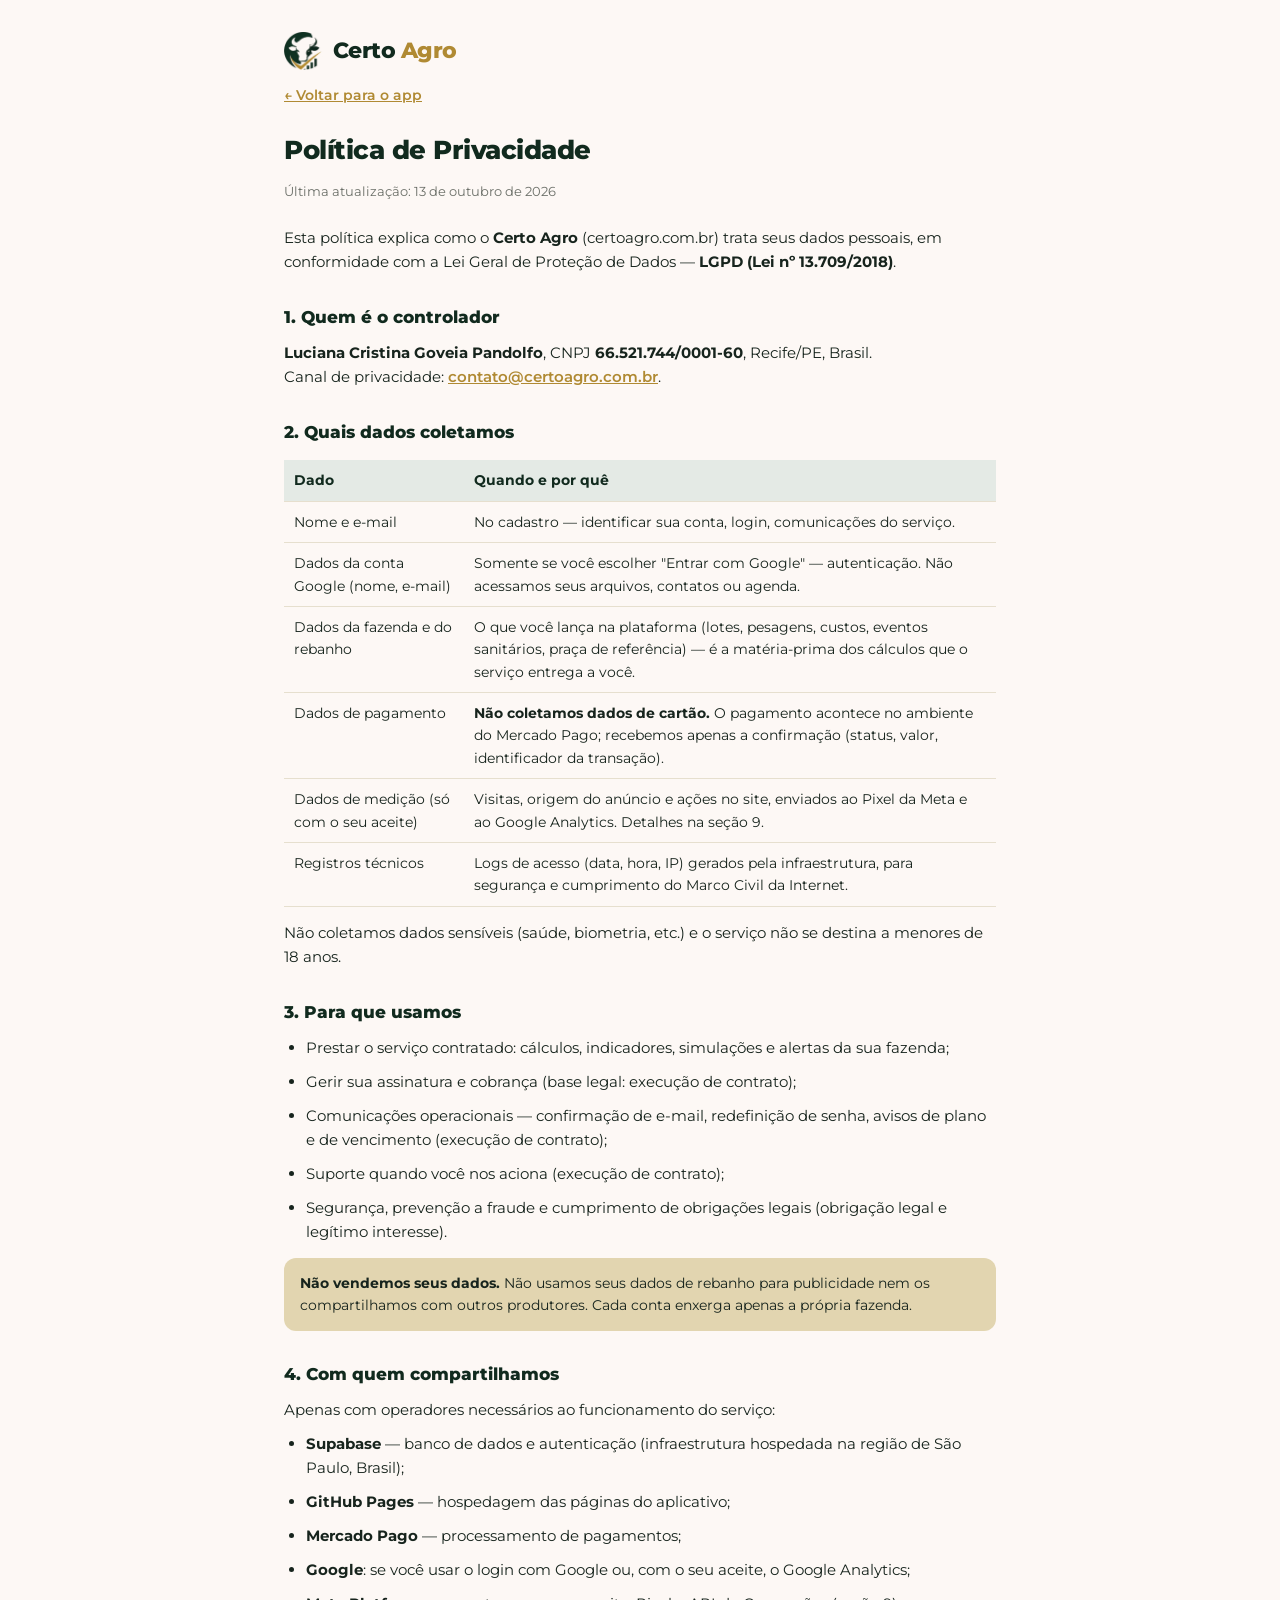
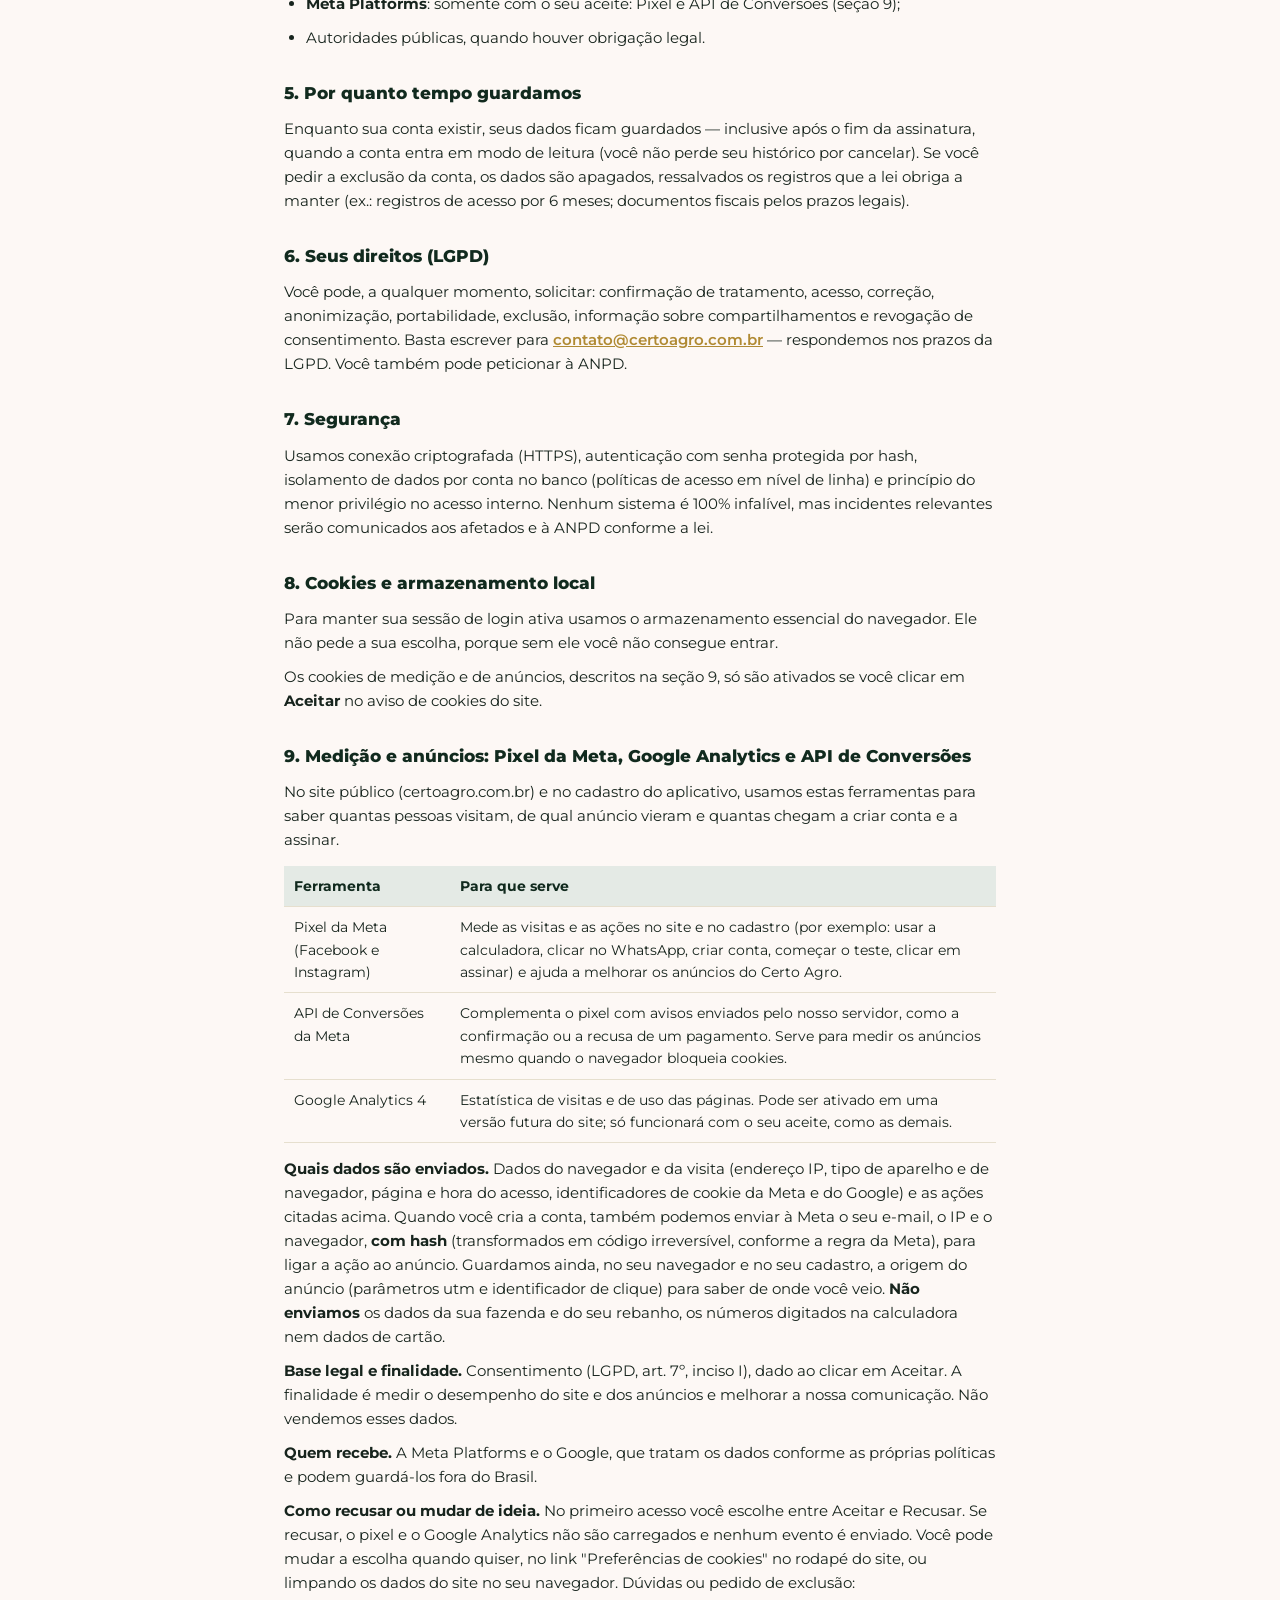
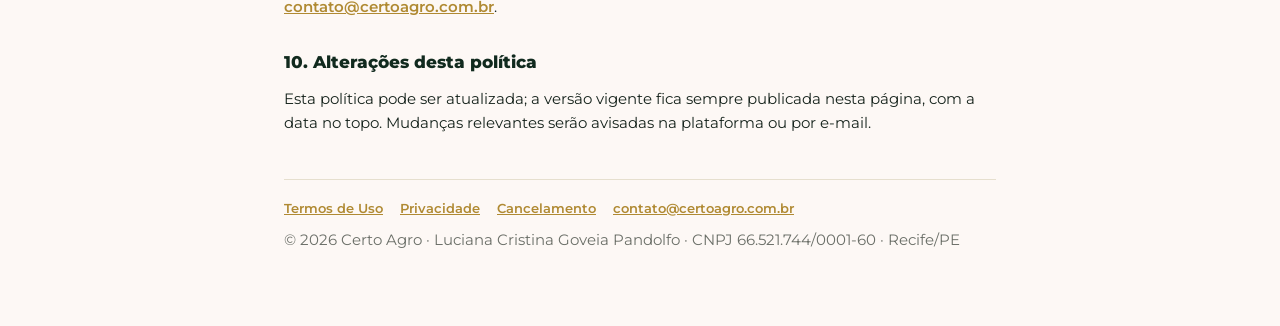
<file: privacidade.html>
<!DOCTYPE html>
<html lang="pt-BR">
<head>
<meta charset="UTF-8" />
<meta name="viewport" content="width=device-width, initial-scale=1.0" />
<title>Política de Privacidade — Certo Agro</title>
<meta name="description" content="Quais dados pessoais o Certo Agro coleta, para que usa, com quem compartilha e quais são seus direitos como titular (LGPD)." />
<meta name="robots" content="index,follow" />
<link rel="canonical" href="https://certoagro.com.br/privacidade.html" />
<meta property="og:type" content="website" />
<meta property="og:site_name" content="Certo Agro" />
<meta property="og:locale" content="pt_BR" />
<meta property="og:title" content="Política de Privacidade — Certo Agro" />
<meta property="og:description" content="Quais dados pessoais o Certo Agro coleta, para que usa, com quem compartilha e quais são seus direitos como titular (LGPD)." />
<meta property="og:url" content="https://certoagro.com.br/privacidade.html" />
<meta property="og:image" content="https://certoagro.com.br/assets/og-image.png" />
<meta property="og:image:width" content="1200" />
<meta property="og:image:height" content="630" />
<meta property="og:image:alt" content="Certo Agro — gestão de pecuária de corte" />
<meta name="twitter:card" content="summary_large_image" />
<meta name="twitter:title" content="Política de Privacidade — Certo Agro" />
<meta name="twitter:description" content="Quais dados pessoais o Certo Agro coleta, para que usa, com quem compartilha e quais são seus direitos como titular (LGPD)." />
<meta name="twitter:image" content="https://certoagro.com.br/assets/og-image.png" />
<meta name="theme-color" content="#112A1E" />

<link rel="icon" type="image/png" href="assets/favicon.png" />
<link rel="preconnect" href="https://fonts.googleapis.com">
<link rel="preconnect" href="https://fonts.gstatic.com" crossorigin>
<link href="https://fonts.googleapis.com/css2?family=Montserrat:wght@400;600;700;800&display=swap" rel="stylesheet">
<style>
  :root{
    --verde:#112A1E; --verde-claro:#54705D; --verde-suave:#E4EAE5;
    --terra:#B08A33; --bg:#FDF8F5; --card:#ffffff;
    --texto:#17241D; --cinza:#6b6f68; --linha:#E6DFCE;
    --dourado:#B08A33; --areia:#E2D5B0;
  }
  *{box-sizing:border-box;margin:0;padding:0}
  body{font-family:'Montserrat',-apple-system,BlinkMacSystemFont,"Segoe UI",Roboto,sans-serif;
    background:var(--bg);color:var(--texto);line-height:1.6;-webkit-font-smoothing:antialiased}
  .wrap{max-width:760px;margin:0 auto;padding:32px 24px 64px}
  header{display:flex;align-items:center;gap:10px;margin-bottom:8px}
  header img{height:38px}
  header .logo{font-weight:800;font-size:22px;letter-spacing:-.5px}
  header .logo .c{color:var(--verde)} header .logo .a{color:var(--dourado)}
  h1{font-size:26px;font-weight:800;color:var(--verde);letter-spacing:-.5px;margin:22px 0 4px}
  .atualizacao{font-size:13px;color:var(--cinza);margin-bottom:24px}
  h2{font-size:17px;font-weight:800;color:var(--verde);margin:30px 0 8px}
  p, li{font-size:15px;margin:10px 0}
  ul{padding-left:22px}
  a{color:var(--terra);font-weight:600}
  table{width:100%;border-collapse:collapse;margin:14px 0;font-size:14px}
  th,td{text-align:left;padding:9px 10px;border-bottom:1px solid var(--linha);vertical-align:top}
  th{background:var(--verde-suave);color:var(--verde);font-weight:700}
  .destaque{background:var(--areia);border-radius:12px;padding:14px 16px;margin:14px 0;font-size:14px}
  .rodape{margin-top:44px;padding-top:18px;border-top:1px solid var(--linha);font-size:13px;color:var(--cinza)}
  .rodape a{margin-right:14px}
  .voltar{display:inline-block;margin-top:6px;font-size:14px}
</style>
</head>
<body>
<div class="wrap">
  <header>
    <img src="assets/logo-simbolo.png" alt="" />
    <span class="logo"><span class="c">Certo</span> <span class="a">Agro</span></span>
  </header>
  <a class="voltar" href="index.html">← Voltar para o app</a>

  <h1>Política de Privacidade</h1>
  <p class="atualizacao">Última atualização: 13 de outubro de 2026</p>

  <p>Esta política explica como o <strong>Certo Agro</strong> (certoagro.com.br) trata
  seus dados pessoais, em conformidade com a Lei Geral de Proteção de Dados —
  <strong>LGPD (Lei nº 13.709/2018)</strong>.</p>

  <h2>1. Quem é o controlador</h2>
  <p><strong>Luciana Cristina Goveia Pandolfo</strong>, CNPJ
  <strong>66.521.744/0001-60</strong>, Recife/PE, Brasil.<br />
  Canal de privacidade: <a href="mailto:contato@certoagro.com.br">contato@certoagro.com.br</a>.</p>

  <h2>2. Quais dados coletamos</h2>
  <table>
    <tr><th>Dado</th><th>Quando e por quê</th></tr>
    <tr><td>Nome e e-mail</td><td>No cadastro — identificar sua conta, login, comunicações do serviço.</td></tr>
    <tr><td>Dados da conta Google (nome, e-mail)</td><td>Somente se você escolher "Entrar com Google" — autenticação. Não acessamos seus arquivos, contatos ou agenda.</td></tr>
    <tr><td>Dados da fazenda e do rebanho</td><td>O que você lança na plataforma (lotes, pesagens, custos, eventos sanitários, praça de referência) — é a matéria-prima dos cálculos que o serviço entrega a você.</td></tr>
    <tr><td>Dados de pagamento</td><td><strong>Não coletamos dados de cartão.</strong> O pagamento acontece no ambiente do Mercado Pago; recebemos apenas a confirmação (status, valor, identificador da transação).</td></tr>
    <tr><td>Dados de medição (só com o seu aceite)</td><td>Visitas, origem do anúncio e ações no site, enviados ao Pixel da Meta e ao Google Analytics. Detalhes na seção 9.</td></tr>
    <tr><td>Registros técnicos</td><td>Logs de acesso (data, hora, IP) gerados pela infraestrutura, para segurança e cumprimento do Marco Civil da Internet.</td></tr>
  </table>
  <p>Não coletamos dados sensíveis (saúde, biometria, etc.) e o serviço não se destina
  a menores de 18 anos.</p>

  <h2>3. Para que usamos</h2>
  <ul>
    <li>Prestar o serviço contratado: cálculos, indicadores, simulações e alertas da sua fazenda;</li>
    <li>Gerir sua assinatura e cobrança (base legal: execução de contrato);</li>
    <li>Comunicações operacionais — confirmação de e-mail, redefinição de senha, avisos de plano e de vencimento (execução de contrato);</li>
    <li>Suporte quando você nos aciona (execução de contrato);</li>
    <li>Segurança, prevenção a fraude e cumprimento de obrigações legais (obrigação legal e legítimo interesse).</li>
  </ul>
  <div class="destaque"><strong>Não vendemos seus dados.</strong> Não usamos seus dados
  de rebanho para publicidade nem os compartilhamos com outros produtores. Cada conta
  enxerga apenas a própria fazenda.</div>

  <h2>4. Com quem compartilhamos</h2>
  <p>Apenas com operadores necessários ao funcionamento do serviço:</p>
  <ul>
    <li><strong>Supabase</strong> — banco de dados e autenticação (infraestrutura hospedada na região de São Paulo, Brasil);</li>
    <li><strong>GitHub Pages</strong> — hospedagem das páginas do aplicativo;</li>
    <li><strong>Mercado Pago</strong> — processamento de pagamentos;</li>
    <li><strong>Google</strong>: se você usar o login com Google ou, com o seu aceite, o Google Analytics;</li>
    <li><strong>Meta Platforms</strong>: somente com o seu aceite: Pixel e API de Conversões (seção 9);</li>
    <li>Autoridades públicas, quando houver obrigação legal.</li>
  </ul>

  <h2>5. Por quanto tempo guardamos</h2>
  <p>Enquanto sua conta existir, seus dados ficam guardados — inclusive após o fim da
  assinatura, quando a conta entra em modo de leitura (você não perde seu histórico por
  cancelar). Se você pedir a exclusão da conta, os dados são apagados, ressalvados os
  registros que a lei obriga a manter (ex.: registros de acesso por 6 meses; documentos
  fiscais pelos prazos legais).</p>

  <h2>6. Seus direitos (LGPD)</h2>
  <p>Você pode, a qualquer momento, solicitar: confirmação de tratamento, acesso,
  correção, anonimização, portabilidade, exclusão, informação sobre compartilhamentos e
  revogação de consentimento. Basta escrever para
  <a href="mailto:contato@certoagro.com.br">contato@certoagro.com.br</a> — respondemos
  nos prazos da LGPD. Você também pode peticionar à ANPD.</p>

  <h2>7. Segurança</h2>
  <p>Usamos conexão criptografada (HTTPS), autenticação com senha protegida por hash,
  isolamento de dados por conta no banco (políticas de acesso em nível de linha) e
  princípio do menor privilégio no acesso interno. Nenhum sistema é 100% infalível, mas
  incidentes relevantes serão comunicados aos afetados e à ANPD conforme a lei.</p>

  <h2>8. Cookies e armazenamento local</h2>
  <p>Para manter sua sessão de login ativa usamos o armazenamento essencial do
  navegador. Ele não pede a sua escolha, porque sem ele você não consegue entrar.</p>
  <p>Os cookies de medição e de anúncios, descritos na seção 9, só são ativados se
  você clicar em <strong>Aceitar</strong> no aviso de cookies do site.</p>

  <h2 id="medicao">9. Medição e anúncios: Pixel da Meta, Google Analytics e API de Conversões</h2>
  <p>No site público (certoagro.com.br) e no cadastro do aplicativo, usamos estas
  ferramentas para saber quantas pessoas visitam, de qual anúncio vieram e quantas
  chegam a criar conta e a assinar.</p>
  <table>
    <tr><th>Ferramenta</th><th>Para que serve</th></tr>
    <tr><td>Pixel da Meta (Facebook e Instagram)</td><td>Mede as visitas e as ações no site e no cadastro (por exemplo: usar a calculadora, clicar no WhatsApp, criar conta, começar o teste, clicar em assinar) e ajuda a melhorar os anúncios do Certo Agro.</td></tr>
    <tr><td>API de Conversões da Meta</td><td>Complementa o pixel com avisos enviados pelo nosso servidor, como a confirmação ou a recusa de um pagamento. Serve para medir os anúncios mesmo quando o navegador bloqueia cookies.</td></tr>
    <tr><td>Google Analytics 4</td><td>Estatística de visitas e de uso das páginas. Pode ser ativado em uma versão futura do site; só funcionará com o seu aceite, como as demais.</td></tr>
  </table>
  <p><strong>Quais dados são enviados.</strong> Dados do navegador e da visita (endereço
  IP, tipo de aparelho e de navegador, página e hora do acesso, identificadores de
  cookie da Meta e do Google) e as ações citadas acima. Quando você cria a conta,
  também podemos enviar à Meta o seu e-mail, o IP e o navegador, <strong>com hash</strong>
  (transformados em código irreversível, conforme a regra da Meta), para ligar a ação
  ao anúncio. Guardamos ainda, no seu navegador e no seu cadastro, a origem do anúncio
  (parâmetros utm e identificador de clique) para saber de onde você veio.
  <strong>Não enviamos</strong> os dados da sua fazenda e do seu rebanho, os números
  digitados na calculadora nem dados de cartão.</p>
  <p><strong>Base legal e finalidade.</strong> Consentimento (LGPD, art. 7º, inciso I),
  dado ao clicar em Aceitar. A finalidade é medir o desempenho do site e dos anúncios
  e melhorar a nossa comunicação. Não vendemos esses dados.</p>
  <p><strong>Quem recebe.</strong> A Meta Platforms e o Google, que tratam os dados
  conforme as próprias políticas e podem guardá-los fora do Brasil.</p>
  <p><strong>Como recusar ou mudar de ideia.</strong> No primeiro acesso você escolhe
  entre Aceitar e Recusar. Se recusar, o pixel e o Google Analytics não são carregados
  e nenhum evento é enviado. Você pode mudar a escolha quando quiser, no link
  &quot;Preferências de cookies&quot; no rodapé do site, ou limpando os dados do site
  no seu navegador. Dúvidas ou pedido de exclusão:
  <a href="mailto:contato@certoagro.com.br">contato@certoagro.com.br</a>.</p>

  <h2>10. Alterações desta política</h2>
  <p>Esta política pode ser atualizada; a versão vigente fica sempre publicada nesta
  página, com a data no topo. Mudanças relevantes serão avisadas na plataforma ou por
  e-mail.</p>

  <div class="rodape">
    <a href="termos.html">Termos de Uso</a>
    <a href="privacidade.html">Privacidade</a>
    <a href="cancelamento.html">Cancelamento</a>
    <a href="mailto:contato@certoagro.com.br">contato@certoagro.com.br</a>
    <p style="margin-top:10px">© 2026 Certo Agro · Luciana Cristina Goveia Pandolfo · CNPJ 66.521.744/0001-60 · Recife/PE</p>
  </div>
</div>
</body>
</html>
</file>
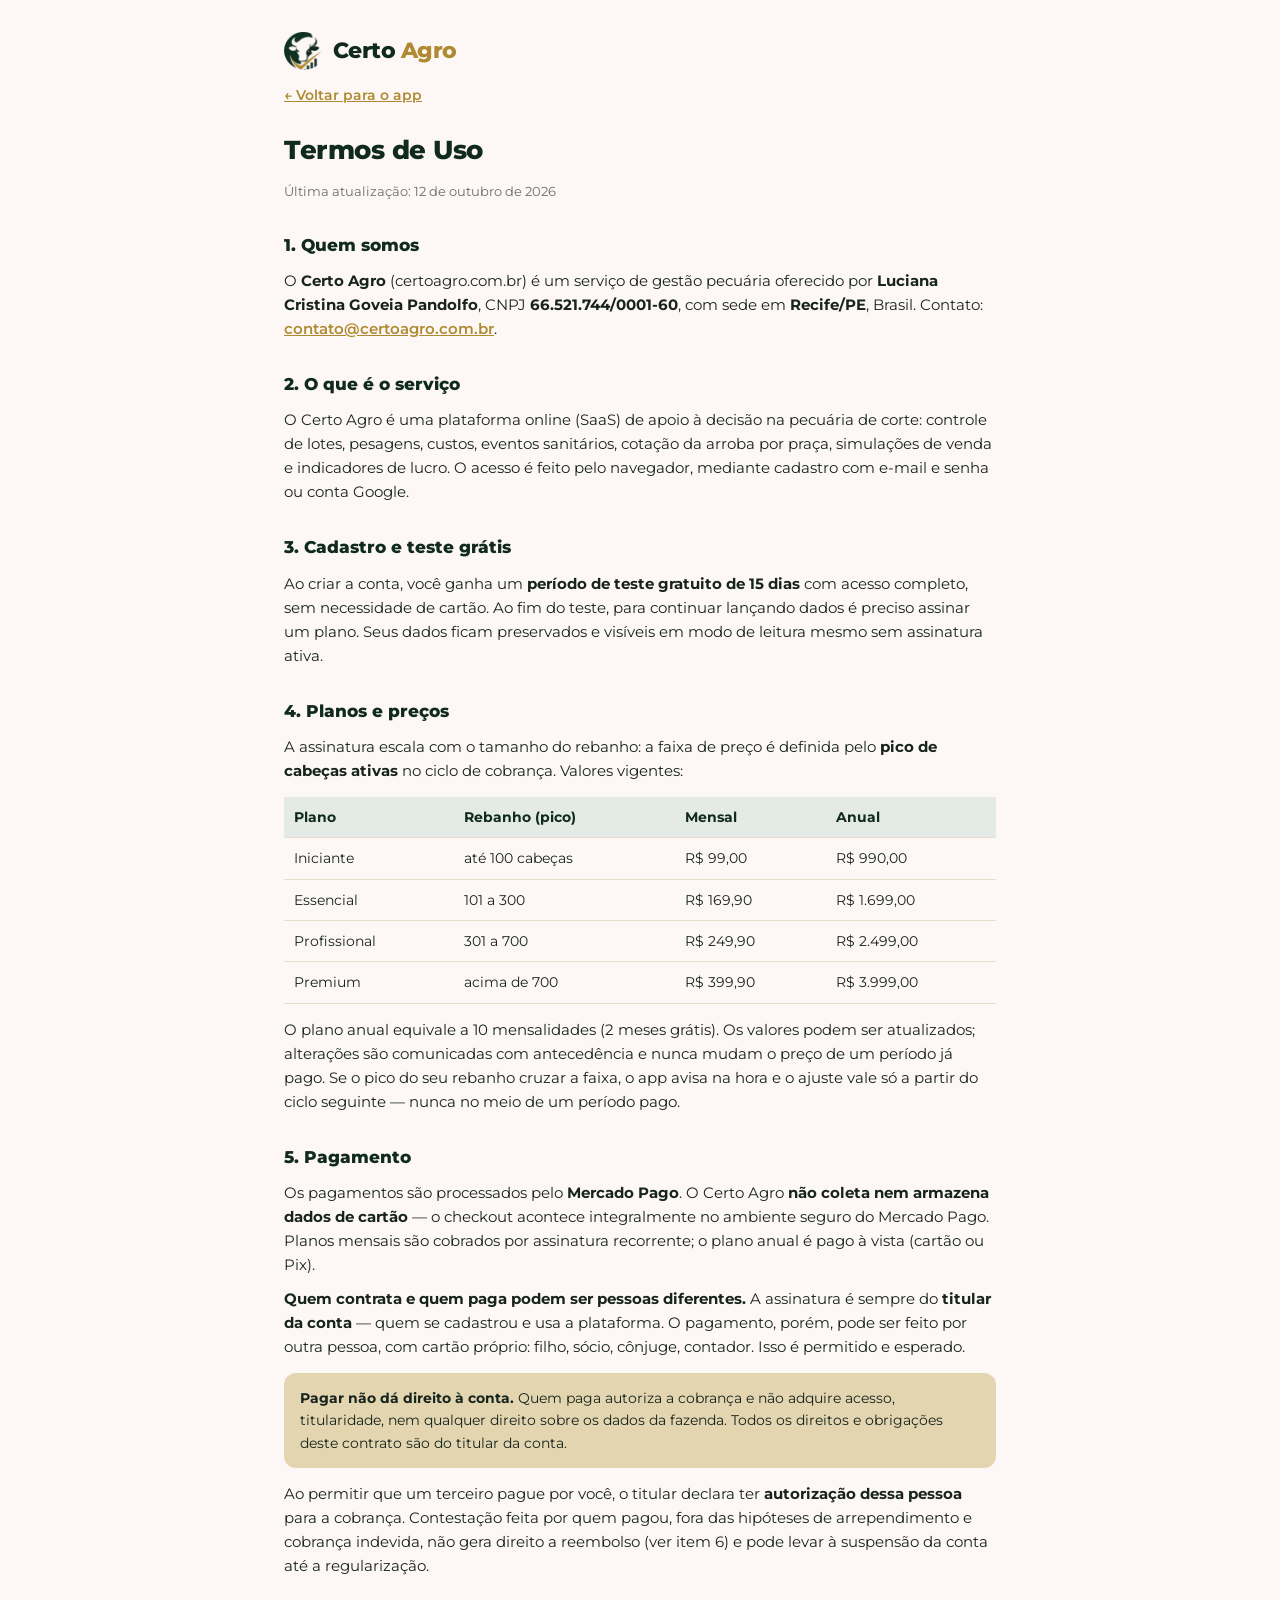
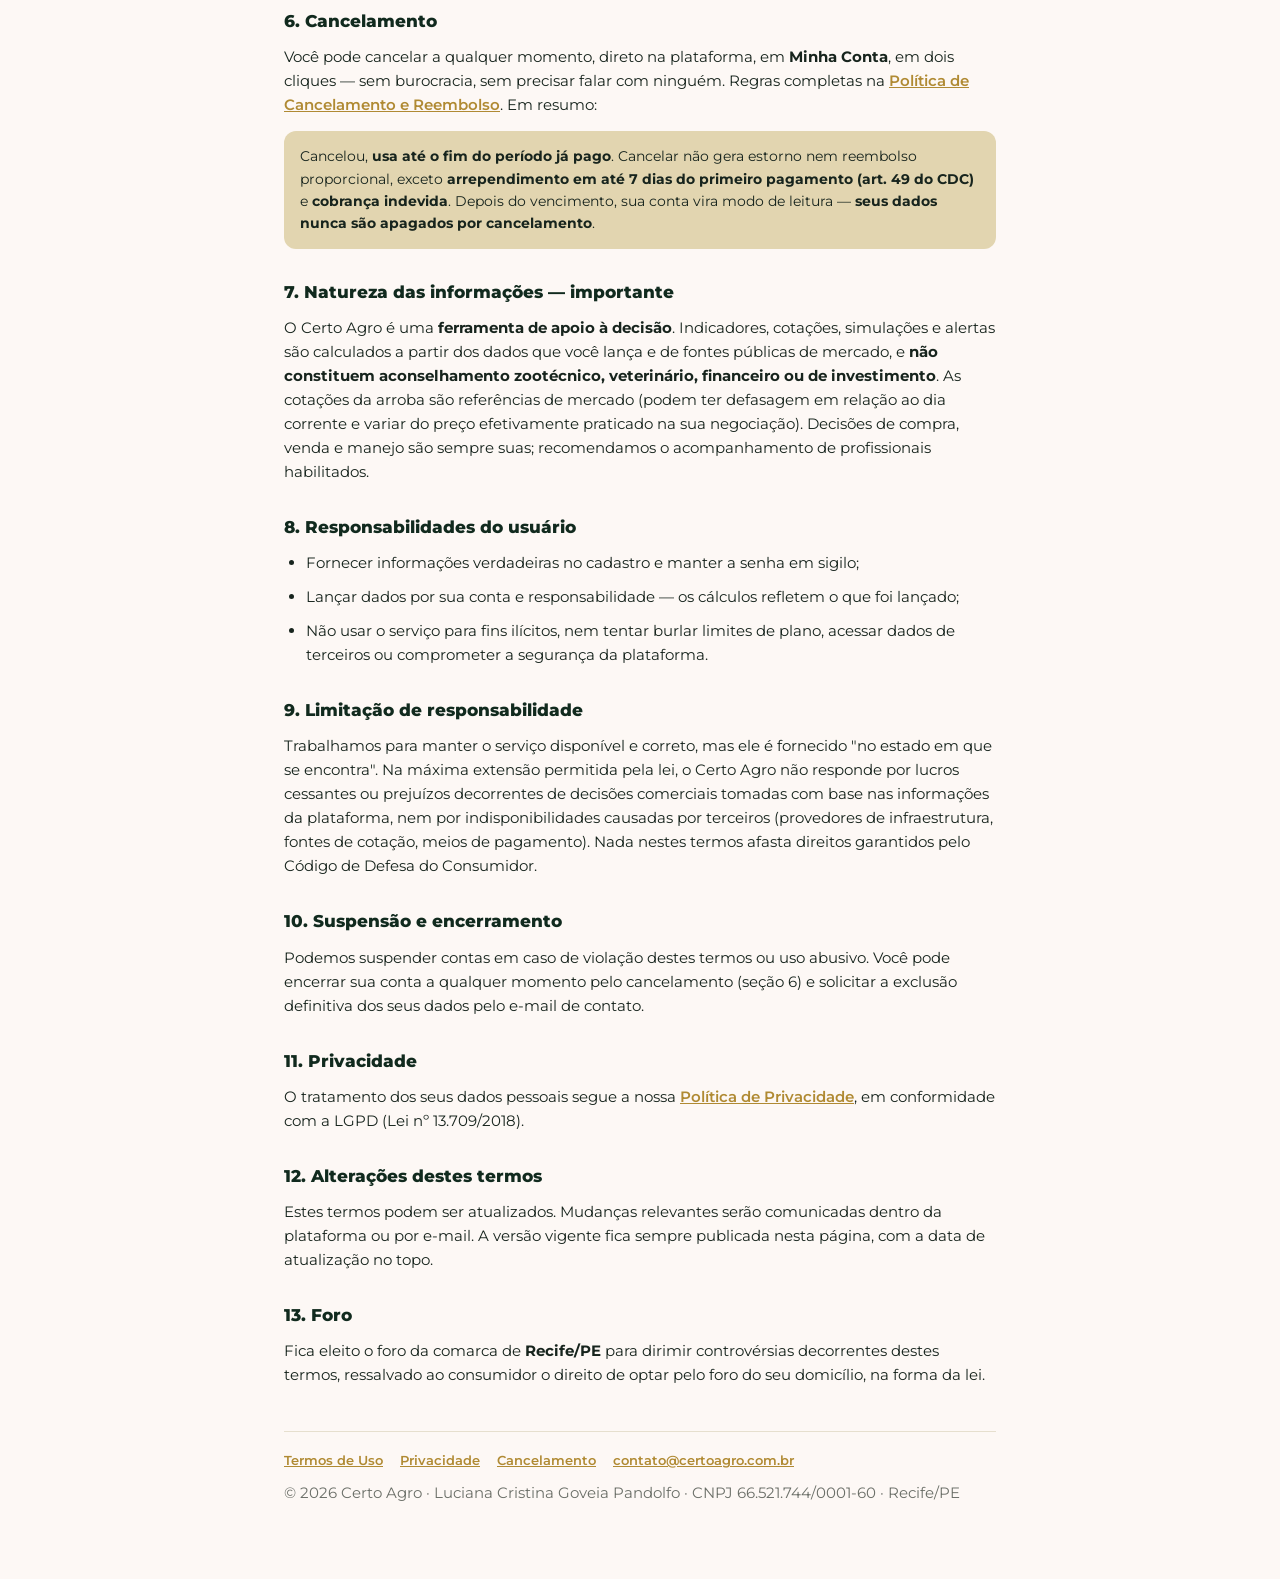
<file: termos.html>
<!DOCTYPE html>
<html lang="pt-BR">
<head>
<meta charset="UTF-8" />
<meta name="viewport" content="width=device-width, initial-scale=1.0" />
<title>Termos de Uso — Certo Agro</title>
<meta name="description" content="Termos de uso do Certo Agro, sistema de gestão para pecuária de corte: acesso, planos, responsabilidades e cancelamento." />
<meta name="robots" content="index,follow" />
<link rel="canonical" href="https://certoagro.com.br/termos.html" />
<meta property="og:type" content="website" />
<meta property="og:site_name" content="Certo Agro" />
<meta property="og:locale" content="pt_BR" />
<meta property="og:title" content="Termos de Uso — Certo Agro" />
<meta property="og:description" content="Termos de uso do Certo Agro, sistema de gestão para pecuária de corte: acesso, planos, responsabilidades e cancelamento." />
<meta property="og:url" content="https://certoagro.com.br/termos.html" />
<meta property="og:image" content="https://certoagro.com.br/assets/og-image.png" />
<meta property="og:image:width" content="1200" />
<meta property="og:image:height" content="630" />
<meta property="og:image:alt" content="Certo Agro — gestão de pecuária de corte" />
<meta name="twitter:card" content="summary_large_image" />
<meta name="twitter:title" content="Termos de Uso — Certo Agro" />
<meta name="twitter:description" content="Termos de uso do Certo Agro, sistema de gestão para pecuária de corte: acesso, planos, responsabilidades e cancelamento." />
<meta name="twitter:image" content="https://certoagro.com.br/assets/og-image.png" />
<meta name="theme-color" content="#112A1E" />

<link rel="icon" type="image/png" href="assets/favicon.png" />
<link rel="preconnect" href="https://fonts.googleapis.com">
<link rel="preconnect" href="https://fonts.gstatic.com" crossorigin>
<link href="https://fonts.googleapis.com/css2?family=Montserrat:wght@400;600;700;800&display=swap" rel="stylesheet">
<style>
  :root{
    --verde:#112A1E; --verde-claro:#54705D; --verde-suave:#E4EAE5;
    --terra:#B08A33; --bg:#FDF8F5; --card:#ffffff;
    --texto:#17241D; --cinza:#6b6f68; --linha:#E6DFCE;
    --dourado:#B08A33; --areia:#E2D5B0;
  }
  *{box-sizing:border-box;margin:0;padding:0}
  body{font-family:'Montserrat',-apple-system,BlinkMacSystemFont,"Segoe UI",Roboto,sans-serif;
    background:var(--bg);color:var(--texto);line-height:1.6;-webkit-font-smoothing:antialiased}
  .wrap{max-width:760px;margin:0 auto;padding:32px 24px 64px}
  header{display:flex;align-items:center;gap:10px;margin-bottom:8px}
  header img{height:38px}
  header .logo{font-weight:800;font-size:22px;letter-spacing:-.5px}
  header .logo .c{color:var(--verde)} header .logo .a{color:var(--dourado)}
  h1{font-size:26px;font-weight:800;color:var(--verde);letter-spacing:-.5px;margin:22px 0 4px}
  .atualizacao{font-size:13px;color:var(--cinza);margin-bottom:24px}
  h2{font-size:17px;font-weight:800;color:var(--verde);margin:30px 0 8px}
  p, li{font-size:15px;margin:10px 0}
  ul{padding-left:22px}
  a{color:var(--terra);font-weight:600}
  table{width:100%;border-collapse:collapse;margin:14px 0;font-size:14px}
  th,td{text-align:left;padding:9px 10px;border-bottom:1px solid var(--linha)}
  th{background:var(--verde-suave);color:var(--verde);font-weight:700}
  .destaque{background:var(--areia);border-radius:12px;padding:14px 16px;margin:14px 0;font-size:14px}
  .rodape{margin-top:44px;padding-top:18px;border-top:1px solid var(--linha);font-size:13px;color:var(--cinza)}
  .rodape a{margin-right:14px}
  .voltar{display:inline-block;margin-top:6px;font-size:14px}
</style>
</head>
<body>
<div class="wrap">
  <header>
    <img src="assets/logo-simbolo.png" alt="" />
    <span class="logo"><span class="c">Certo</span> <span class="a">Agro</span></span>
  </header>
  <a class="voltar" href="/app/">← Voltar para o app</a>

  <h1>Termos de Uso</h1>
  <p class="atualizacao">Última atualização: 12 de outubro de 2026</p>

  <h2>1. Quem somos</h2>
  <p>O <strong>Certo Agro</strong> (certoagro.com.br) é um serviço de gestão pecuária
  oferecido por <strong>Luciana Cristina Goveia Pandolfo</strong>, CNPJ
  <strong>66.521.744/0001-60</strong>, com sede em <strong>Recife/PE</strong>, Brasil.
  Contato: <a href="mailto:contato@certoagro.com.br">contato@certoagro.com.br</a>.</p>

  <h2>2. O que é o serviço</h2>
  <p>O Certo Agro é uma plataforma online (SaaS) de apoio à decisão na pecuária de
  corte: controle de lotes, pesagens, custos, eventos sanitários, cotação da arroba
  por praça, simulações de venda e indicadores de lucro. O acesso é feito pelo
  navegador, mediante cadastro com e-mail e senha ou conta Google.</p>

  <h2>3. Cadastro e teste grátis</h2>
  <p>Ao criar a conta, você ganha um <strong>período de teste gratuito de 15 dias</strong>
  com acesso completo, sem necessidade de cartão. Ao fim do teste, para continuar
  lançando dados é preciso assinar um plano. Seus dados ficam preservados e visíveis
  em modo de leitura mesmo sem assinatura ativa.</p>

  <h2>4. Planos e preços</h2>
  <p>A assinatura escala com o tamanho do rebanho: a faixa de preço é definida pelo
  <strong>pico de cabeças ativas</strong> no ciclo de cobrança. Valores vigentes:</p>
  <table>
    <tr><th>Plano</th><th>Rebanho (pico)</th><th>Mensal</th><th>Anual</th></tr>
    <tr><td>Iniciante</td><td>até 100 cabeças</td><td>R$ 99,00</td><td>R$ 990,00</td></tr>
    <tr><td>Essencial</td><td>101 a 300</td><td>R$ 169,90</td><td>R$ 1.699,00</td></tr>
    <tr><td>Profissional</td><td>301 a 700</td><td>R$ 249,90</td><td>R$ 2.499,00</td></tr>
    <tr><td>Premium</td><td>acima de 700</td><td>R$ 399,90</td><td>R$ 3.999,00</td></tr>
  </table>
  <p>O plano anual equivale a 10 mensalidades (2 meses grátis). Os valores podem ser
  atualizados; alterações são comunicadas com antecedência e nunca mudam o preço de um
  período já pago. Se o pico do seu rebanho cruzar a faixa, o app avisa na hora e o
  ajuste vale só a partir do ciclo seguinte — nunca no meio de um período pago.</p>

  <h2>5. Pagamento</h2>
  <p>Os pagamentos são processados pelo <strong>Mercado Pago</strong>. O Certo Agro
  <strong>não coleta nem armazena dados de cartão</strong> — o checkout acontece
  integralmente no ambiente seguro do Mercado Pago. Planos mensais são cobrados por
  assinatura recorrente; o plano anual é pago à vista (cartão ou Pix).</p>

  <p><strong>Quem contrata e quem paga podem ser pessoas diferentes.</strong> A assinatura
  é sempre do <strong>titular da conta</strong> — quem se cadastrou e usa a plataforma. O
  pagamento, porém, pode ser feito por outra pessoa, com cartão próprio: filho, sócio,
  cônjuge, contador. Isso é permitido e esperado.</p>
  <div class="destaque">
    <strong>Pagar não dá direito à conta.</strong> Quem paga autoriza a cobrança e não
    adquire acesso, titularidade, nem qualquer direito sobre os dados da fazenda. Todos os
    direitos e obrigações deste contrato são do titular da conta.
  </div>
  <p>Ao permitir que um terceiro pague por você, o titular declara ter
  <strong>autorização dessa pessoa</strong> para a cobrança. Contestação feita por quem
  pagou, fora das hipóteses de arrependimento e cobrança indevida, não gera direito a
  reembolso (ver item 6) e pode levar à suspensão da conta até a
  regularização.</p>

  <h2>6. Cancelamento</h2>
  <p>Você pode cancelar a qualquer momento, direto na plataforma, em
  <strong>Minha Conta</strong>, em dois cliques — sem burocracia, sem precisar falar
  com ninguém. Regras completas na
  <a href="cancelamento.html">Política de Cancelamento e Reembolso</a>. Em resumo:</p>
  <div class="destaque">
    Cancelou, <strong>usa até o fim do período já pago</strong>. Cancelar não gera estorno
    nem reembolso proporcional, exceto <strong>arrependimento em até 7 dias do primeiro
    pagamento (art. 49 do CDC)</strong> e <strong>cobrança indevida</strong>. Depois do vencimento, sua conta vira modo de
    leitura — <strong>seus dados nunca são apagados por cancelamento</strong>.
  </div>

  <h2>7. Natureza das informações — importante</h2>
  <p>O Certo Agro é uma <strong>ferramenta de apoio à decisão</strong>. Indicadores,
  cotações, simulações e alertas são calculados a partir dos dados que você lança e de
  fontes públicas de mercado, e <strong>não constituem aconselhamento zootécnico,
  veterinário, financeiro ou de investimento</strong>. As cotações da arroba são
  referências de mercado (podem ter defasagem em relação ao dia corrente e variar do
  preço efetivamente praticado na sua negociação). Decisões de compra, venda e manejo
  são sempre suas; recomendamos o acompanhamento de profissionais habilitados.</p>

  <h2>8. Responsabilidades do usuário</h2>
  <ul>
    <li>Fornecer informações verdadeiras no cadastro e manter a senha em sigilo;</li>
    <li>Lançar dados por sua conta e responsabilidade — os cálculos refletem o que foi lançado;</li>
    <li>Não usar o serviço para fins ilícitos, nem tentar burlar limites de plano,
    acessar dados de terceiros ou comprometer a segurança da plataforma.</li>
  </ul>

  <h2>9. Limitação de responsabilidade</h2>
  <p>Trabalhamos para manter o serviço disponível e correto, mas ele é fornecido "no
  estado em que se encontra". Na máxima extensão permitida pela lei, o Certo Agro não
  responde por lucros cessantes ou prejuízos decorrentes de decisões comerciais tomadas
  com base nas informações da plataforma, nem por indisponibilidades causadas por
  terceiros (provedores de infraestrutura, fontes de cotação, meios de pagamento).
  Nada nestes termos afasta direitos garantidos pelo Código de Defesa do Consumidor.</p>

  <h2>10. Suspensão e encerramento</h2>
  <p>Podemos suspender contas em caso de violação destes termos ou uso abusivo. Você
  pode encerrar sua conta a qualquer momento pelo cancelamento (seção 6) e solicitar a
  exclusão definitiva dos seus dados pelo e-mail de contato.</p>

  <h2>11. Privacidade</h2>
  <p>O tratamento dos seus dados pessoais segue a nossa
  <a href="privacidade.html">Política de Privacidade</a>, em conformidade com a LGPD
  (Lei nº 13.709/2018).</p>

  <h2>12. Alterações destes termos</h2>
  <p>Estes termos podem ser atualizados. Mudanças relevantes serão comunicadas dentro
  da plataforma ou por e-mail. A versão vigente fica sempre publicada nesta página,
  com a data de atualização no topo.</p>

  <h2>13. Foro</h2>
  <p>Fica eleito o foro da comarca de <strong>Recife/PE</strong> para dirimir
  controvérsias decorrentes destes termos, ressalvado ao consumidor o direito de optar
  pelo foro do seu domicílio, na forma da lei.</p>

  <div class="rodape">
    <a href="termos.html">Termos de Uso</a>
    <a href="privacidade.html">Privacidade</a>
    <a href="cancelamento.html">Cancelamento</a>
    <a href="mailto:contato@certoagro.com.br">contato@certoagro.com.br</a>
    <p style="margin-top:10px">© 2026 Certo Agro · Luciana Cristina Goveia Pandolfo · CNPJ 66.521.744/0001-60 · Recife/PE</p>
  </div>
</div>
</body>
</html>
</file>
<file: assets/landing.css>
/* Landing publica do Certo Agro. Celular primeiro, publico 55+: texto grande,
   contraste alto, botoes grandes. Tokens da marca (Manual de Marca). */
:root{
  --verde:#112A1E; --verde-2:#1B3B2B; --apoio:#54705D; --dourado:#B08A33; --dourado-claro:#D4B15A;
  --creme:#FDF8F5; --areia:#E2D5B0; --texto:#17241D; --suave:#3F5A49; --vermelho:#9B1C1C; --linha:#D9CDB4;
  --raio:16px;
}
*{box-sizing:border-box;margin:0;padding:0}
html{-webkit-text-size-adjust:100%;scroll-padding-top:12px}
@media (prefers-reduced-motion:no-preference){html{scroll-behavior:smooth}}
body{font-family:'Montserrat',-apple-system,BlinkMacSystemFont,"Segoe UI",Roboto,sans-serif;font-weight:400;
  font-size:18px;line-height:1.6;color:var(--texto);background:var(--creme);overflow-x:hidden}
html.com-faixa-cookies body{padding-bottom:190px}
img{max-width:100%;display:block}
a{color:var(--verde)}
h1,h2,h3{font-weight:800;line-height:1.15;letter-spacing:-.3px}
.wrap{width:100%;max-width:1040px;margin:0 auto;padding:0 20px}
section{padding:56px 0}
h2{font-size:clamp(26px,6.4vw,38px);margin-bottom:14px}
.lead{font-size:20px;color:var(--suave);max-width:640px}

/* foco visivel e skip link */
:focus-visible{outline:3px solid var(--dourado);outline-offset:3px;border-radius:4px}
.escuro :focus-visible,.topo :focus-visible,.faixa-cookies :focus-visible{outline-color:var(--creme)}
.pular{position:absolute;left:12px;top:-80px;background:var(--creme);color:var(--verde);font-weight:700;
  padding:12px 18px;border-radius:10px;z-index:100;text-decoration:none}
.pular:focus{top:12px}

/* botoes */
.btn{display:inline-flex;align-items:center;justify-content:center;text-align:center;min-height:60px;padding:14px 26px;
  border-radius:14px;border:2px solid transparent;font:inherit;font-size:19px;font-weight:700;line-height:1.2;
  text-decoration:none;cursor:pointer;transition:transform .12s ease,background .12s ease}
.btn:active{transform:scale(.98)}
.btn--ouro{background:var(--dourado);color:var(--verde)}
.btn--ouro:hover{background:#C29B44}
.btn--verde{background:var(--verde);color:var(--creme)}
.btn--verde:hover{background:var(--verde-2)}
.btn--linha{background:transparent;color:inherit;border-color:currentColor}
.btn--bloco{width:100%}
.btn--cookie{min-height:52px;min-width:130px;background:var(--creme);color:var(--verde);border-color:var(--creme);padding:10px 22px}
.btn--cookie:hover{background:var(--areia)}

/* topo */
.topo{background:var(--verde);color:var(--creme)}
.topo .wrap{display:flex;align-items:center;justify-content:space-between;gap:12px;min-height:72px}
.marca{display:flex;align-items:center;gap:12px;text-decoration:none;color:var(--creme);font-weight:800;font-size:24px;letter-spacing:-.4px}
.marca img{width:44px;height:44px;background:var(--creme);border-radius:50%;padding:3px;object-fit:contain}
.marca .agro{color:var(--dourado)}
.topo .btn{min-height:48px;padding:8px 22px;font-size:17px}

/* hero */
.hero{background:var(--verde);color:var(--creme);padding:36px 0 64px;position:relative;overflow:hidden}
.hero::after{content:"";position:absolute;right:-120px;top:-120px;width:360px;height:360px;border-radius:50%;background:var(--verde-2);z-index:0}
.hero .wrap{position:relative;z-index:1}
.hero h1{font-size:clamp(32px,8.6vw,56px);max-width:760px}
.hero p.apoio{font-size:21px;margin-top:20px;max-width:620px;color:#E4EAE5}
.hero__acoes{display:flex;flex-direction:column;gap:14px;margin-top:30px;max-width:420px}
.hero__nota{margin-top:14px;font-size:17px;color:#E4EAE5}

/* calculadora */
.calc{background:var(--creme)}
.calc__caixa{background:#fff;border:2px solid var(--linha);border-radius:var(--raio);padding:22px 18px;margin-top:26px}
.campos{display:grid;gap:22px;counter-reset:campo}
.campo{counter-increment:campo}
.campo label{display:block;font-weight:700;font-size:19px;line-height:1.3}
.campo label::before{content:counter(campo);display:inline-flex;align-items:center;justify-content:center;width:28px;height:28px;margin-right:10px;
  border-radius:50%;background:var(--verde);color:var(--creme);font-size:15px;font-weight:800;vertical-align:1px}
.campo .dica{display:block;font-size:16px;color:var(--suave);margin-top:4px}
.campo input{width:100%;min-height:60px;margin-top:8px;padding:10px 14px;font:inherit;font-size:22px;font-weight:600;color:var(--texto);
  background:var(--creme);border:2px solid var(--apoio);border-radius:12px}
.campo input:focus-visible{outline:3px solid var(--dourado);outline-offset:2px}
.campo input[aria-invalid="true"]{border-color:var(--vermelho);background:#FFF4F2}
.erro{color:var(--vermelho);font-weight:700;font-size:17px;margin-top:6px}
.erro:empty{display:none}
.chips{display:flex;flex-wrap:wrap;gap:8px;margin-top:10px}
.chips[hidden]{display:none}
.chip{min-height:48px;padding:6px 14px;font:inherit;font-size:16px;font-weight:700;color:var(--verde);background:var(--areia);border:2px solid transparent;border-radius:12px;cursor:pointer}
.chip[aria-pressed="true"]{background:var(--verde);color:var(--creme)}
.calc__acao{margin-top:26px}
.resultado{margin-top:30px;border-top:2px solid var(--linha);padding-top:26px}
.resultado[hidden]{display:none}
.resultado dl{display:grid;gap:12px}
.resultado .item{background:var(--creme);border:2px solid var(--linha);border-radius:14px;padding:14px 16px}
.resultado dt{font-size:17px;font-weight:600;color:var(--suave)}
.resultado dd{font-size:28px;font-weight:800;color:var(--verde);line-height:1.2;margin-top:2px}
.resultado .item--destaque{background:var(--verde);border-color:var(--verde)}
.resultado .item--destaque dt{color:#E4EAE5}
.resultado .item--destaque dd{color:var(--creme)}
.resultado .item--destaque dd.neg{color:#FFC9C0}
.resultado .item--destaque dd small{font-size:20px;font-weight:600}
.resultado dd.neg{color:var(--vermelho)}
.resultado .nota{font-size:16px;color:var(--suave);margin-top:16px}
.resultado .btn{margin-top:20px}

/* cotacao */
.cotacao{background:var(--areia)}
.cot-lista{list-style:none;display:grid;grid-template-columns:1fr 1fr;gap:12px;margin-top:22px}
.cot-lista li{background:var(--creme);border-radius:14px;padding:14px 12px;text-align:center}
.cot-lista b{display:block;font-size:18px;color:var(--suave)}
.cot-lista span{display:block;font-size:28px;font-weight:800;color:var(--verde)}
.cot-fonte{margin-top:16px;font-size:17px;color:var(--texto)}

/* como funciona */
.passos{list-style:none;display:grid;gap:30px;margin-top:28px}
.passo h3{font-size:22px;margin:14px 0 4px}
.passo p{font-size:19px;color:var(--suave)}
.tela{position:relative;aspect-ratio:9/16;max-height:420px;width:100%;max-width:236px;background:#fff;border:3px dashed var(--apoio);border-radius:18px;
  display:flex;align-items:center;justify-content:center;text-align:center;padding:16px;font-weight:700;color:var(--apoio)}
.tela .tarja{position:absolute;left:0;right:0;top:0;background:var(--verde);color:var(--creme);font-size:14px;padding:6px 8px;border-radius:14px 14px 0 0}
.passo__n{display:inline-flex;align-items:center;justify-content:center;width:40px;height:40px;border-radius:50%;background:var(--dourado);color:var(--verde);font-weight:800;font-size:20px}

/* ganhos */
.ganhos{background:var(--verde);color:var(--creme)}
.ganhos h2{color:var(--creme)}
.ganhos ul{list-style:none;display:grid;gap:14px;margin-top:24px}
.ganhos li{background:var(--verde-2);border-radius:14px;padding:18px;font-size:19px}
.ganhos li b{display:block;color:var(--dourado-claro);font-size:20px;margin-bottom:2px}

/* precos */
.planos{list-style:none;display:grid;gap:16px;margin-top:26px}
.plano{background:#fff;border:2px solid var(--linha);border-radius:var(--raio);padding:22px 18px}
.plano h3{font-size:24px}
.plano .ate{color:var(--suave);font-size:18px}
.plano .mes{font-size:32px;font-weight:800;color:var(--verde);margin-top:10px;line-height:1.1}
.plano .mes small{font-size:18px;font-weight:600}
.plano .ano{font-size:19px;font-weight:600;color:var(--suave);margin:4px 0 16px}
.preco-nota{margin-top:22px;font-size:21px;font-weight:700;color:var(--verde)}
.empresarial{margin-top:20px;background:var(--areia);border-radius:var(--raio);padding:20px 18px}
.empresarial a.btn{margin-top:14px}
.todos{margin-top:18px;font-size:19px;font-weight:700}

/* garantia, faq, quem somos */
.garantia{background:var(--areia)}
.garantia .miudo{font-size:16px;color:var(--suave);margin-top:14px;max-width:640px}
details{background:#fff;border:2px solid var(--linha);border-radius:14px;margin-top:12px}
summary{cursor:pointer;list-style:none;padding:18px 54px 18px 18px;font-weight:700;font-size:19px;position:relative;min-height:60px;display:flex;align-items:center}
summary::-webkit-details-marker{display:none}
summary::after{content:"+";position:absolute;right:18px;font-size:30px;font-weight:600;color:var(--dourado)}
details[open] summary::after{content:"\2212"}
details p{padding:0 18px 18px;font-size:19px;color:var(--suave)}
.quem p{font-size:19px;margin-top:10px;max-width:640px}
.quem .dados{margin-top:18px;font-size:17px;color:var(--suave)}

/* rodape e cookies */
footer{background:var(--verde);color:var(--creme);padding:36px 0 40px;font-size:17px}
footer a,footer button.link{color:var(--creme)}
footer nav{display:flex;flex-wrap:wrap;gap:6px 22px;margin-bottom:14px}
footer nav a,footer nav button{min-height:44px;display:inline-flex;align-items:center}
footer button.link{background:none;border:0;font:inherit;text-decoration:underline;cursor:pointer;padding:0}
.faixa-cookies{position:fixed;left:0;right:0;bottom:0;z-index:50;background:var(--verde);color:var(--creme);padding:18px 20px calc(18px + env(safe-area-inset-bottom));
  box-shadow:0 -6px 24px rgba(0,0,0,.3);font-size:18px}
.faixa-cookies a{color:var(--dourado-claro)}
.faixa-cookies__botoes{display:flex;gap:12px;margin-top:14px;flex-wrap:wrap}

@media (min-width:720px){
  body{font-size:19px}
  section{padding:80px 0}
  .hero{padding:56px 0 88px}
  .hero__acoes{flex-direction:row;align-items:center;max-width:none}
  .hero__acoes .btn--linha{min-width:0}
  .calc__caixa{padding:32px}
  .campos{grid-template-columns:1fr 1fr;gap:26px 28px}
  .resultado dl{grid-template-columns:1fr 1fr}
  .resultado .item--destaque{grid-column:1/-1}
  .cot-lista{grid-template-columns:repeat(4,1fr)}
  .passos{grid-template-columns:repeat(3,1fr)}
  .ganhos ul{grid-template-columns:1fr 1fr}
  .planos{grid-template-columns:1fr 1fr}
  .faixa-cookies{display:flex;align-items:center;justify-content:space-between;gap:24px}
  .faixa-cookies__botoes{margin-top:0;flex-shrink:0}
  html.com-faixa-cookies body{padding-bottom:120px}
}
@media (prefers-reduced-motion:reduce){*{transition:none!important}}
@media (min-width:1000px){.planos{grid-template-columns:repeat(4,1fr)}.plano .mes{font-size:28px}}
.tela--img{aspect-ratio:auto;max-height:none;border:3px solid var(--apoio);background:#FDF8F5;overflow:hidden;padding-top:30px}
.tela--img img{display:block;width:100%;height:auto}

/* link do Instagram (quem somos e rodape): alvo de toque de 48px, mesmo peso dos outros links */
.insta{margin-top:14px}
.insta a{display:inline-flex;align-items:center;min-height:48px;font-weight:700}
</file>
